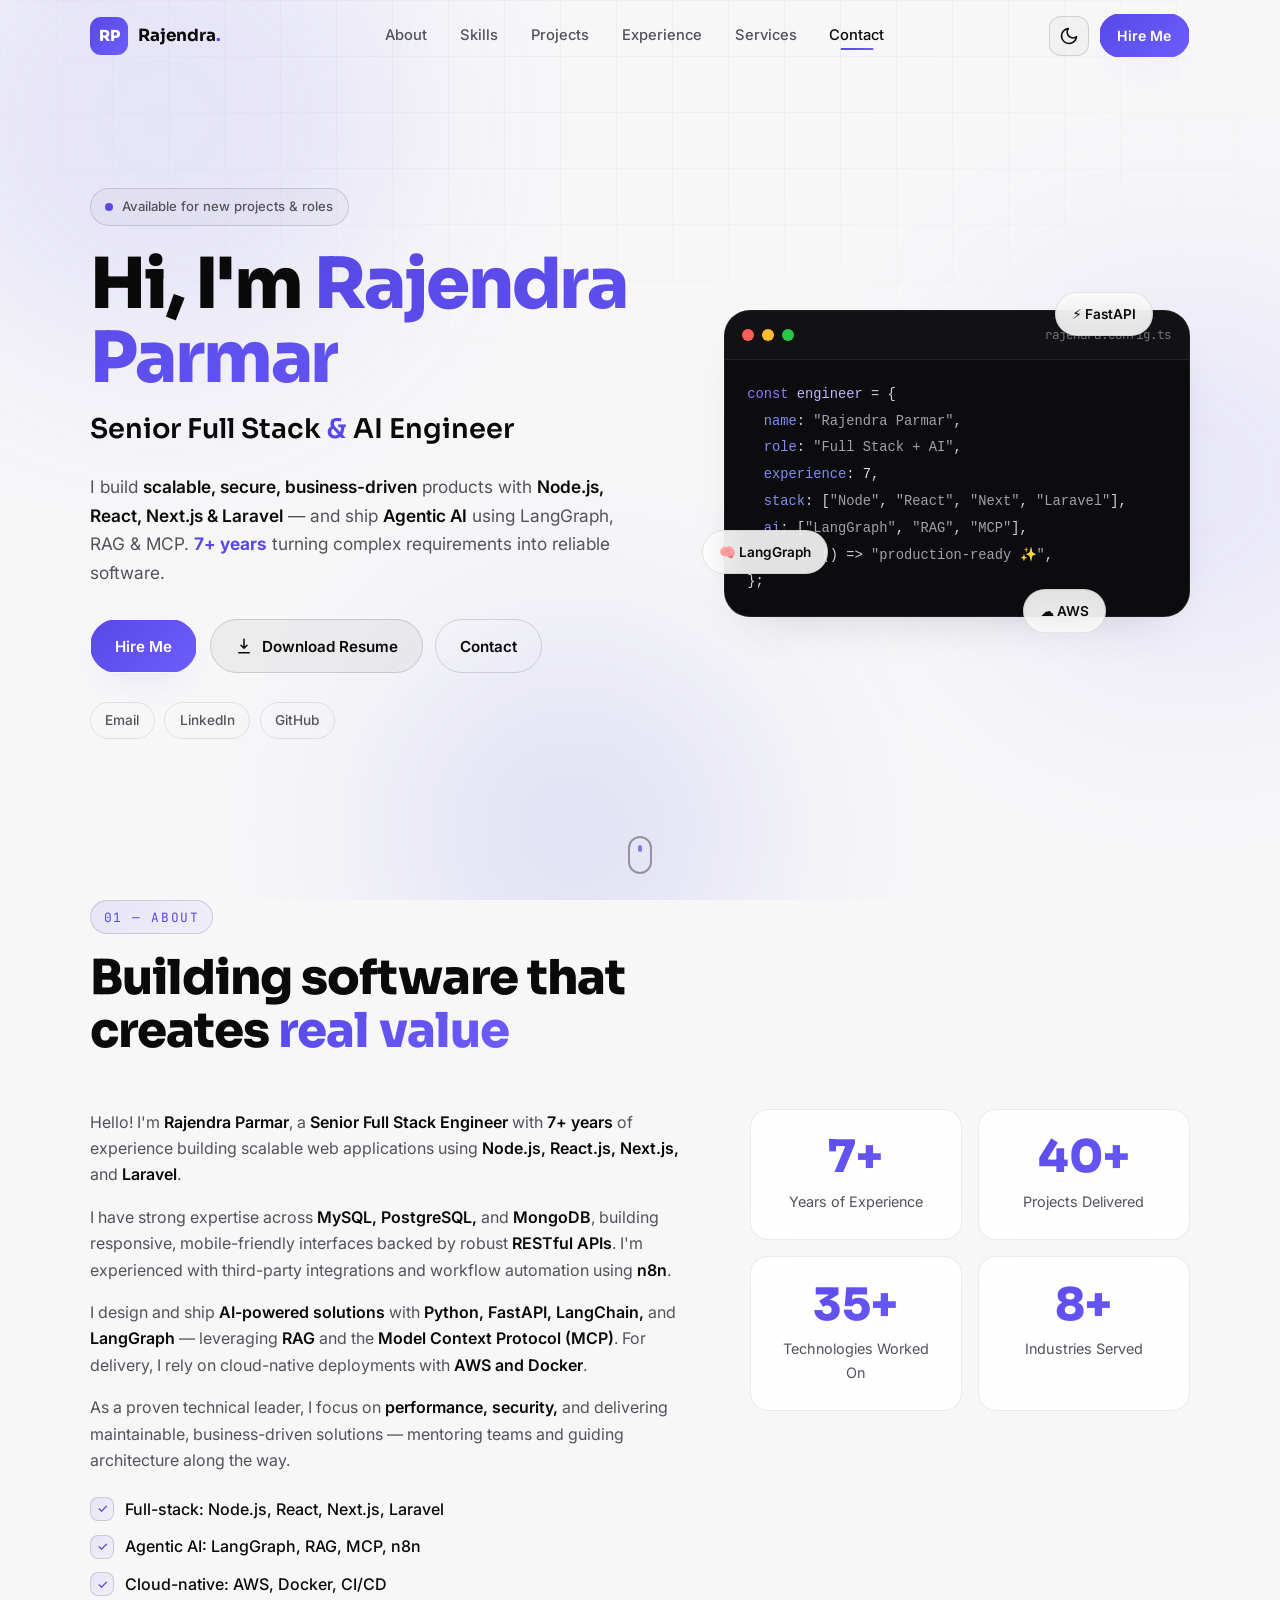
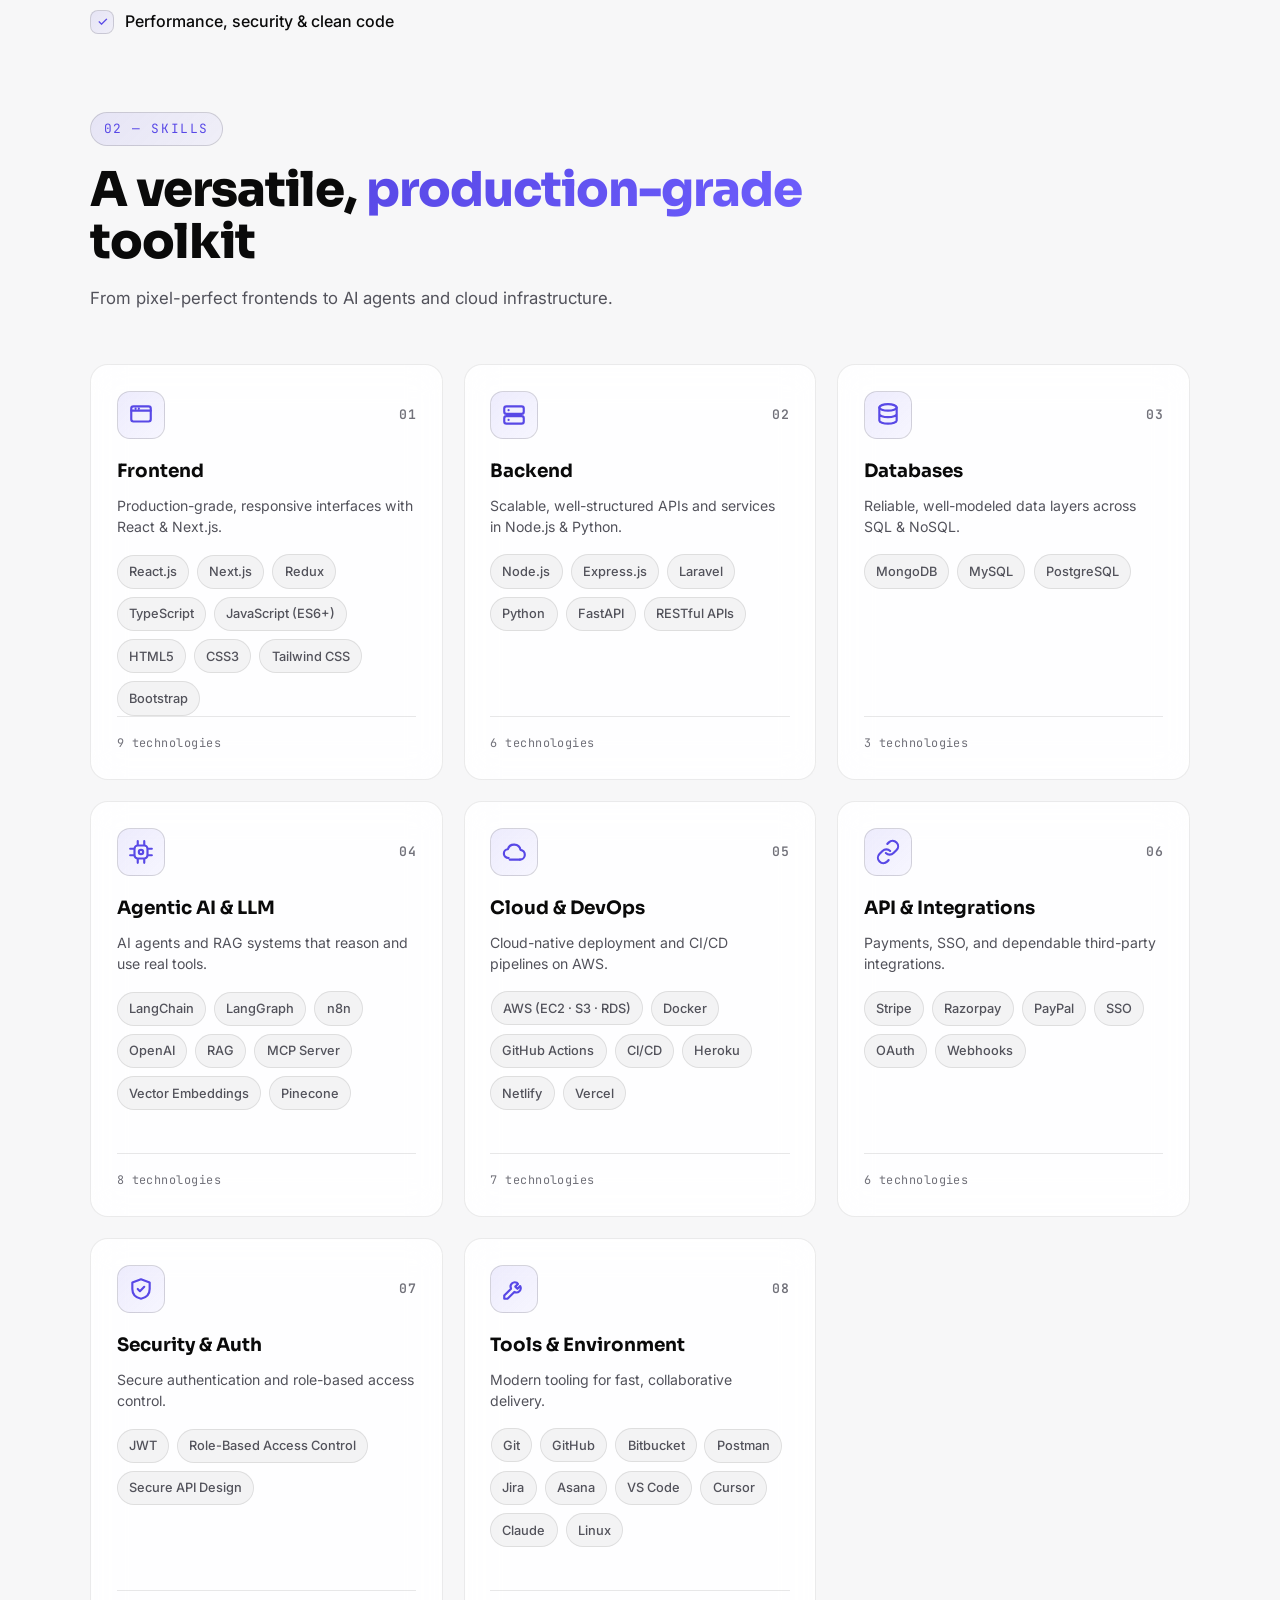
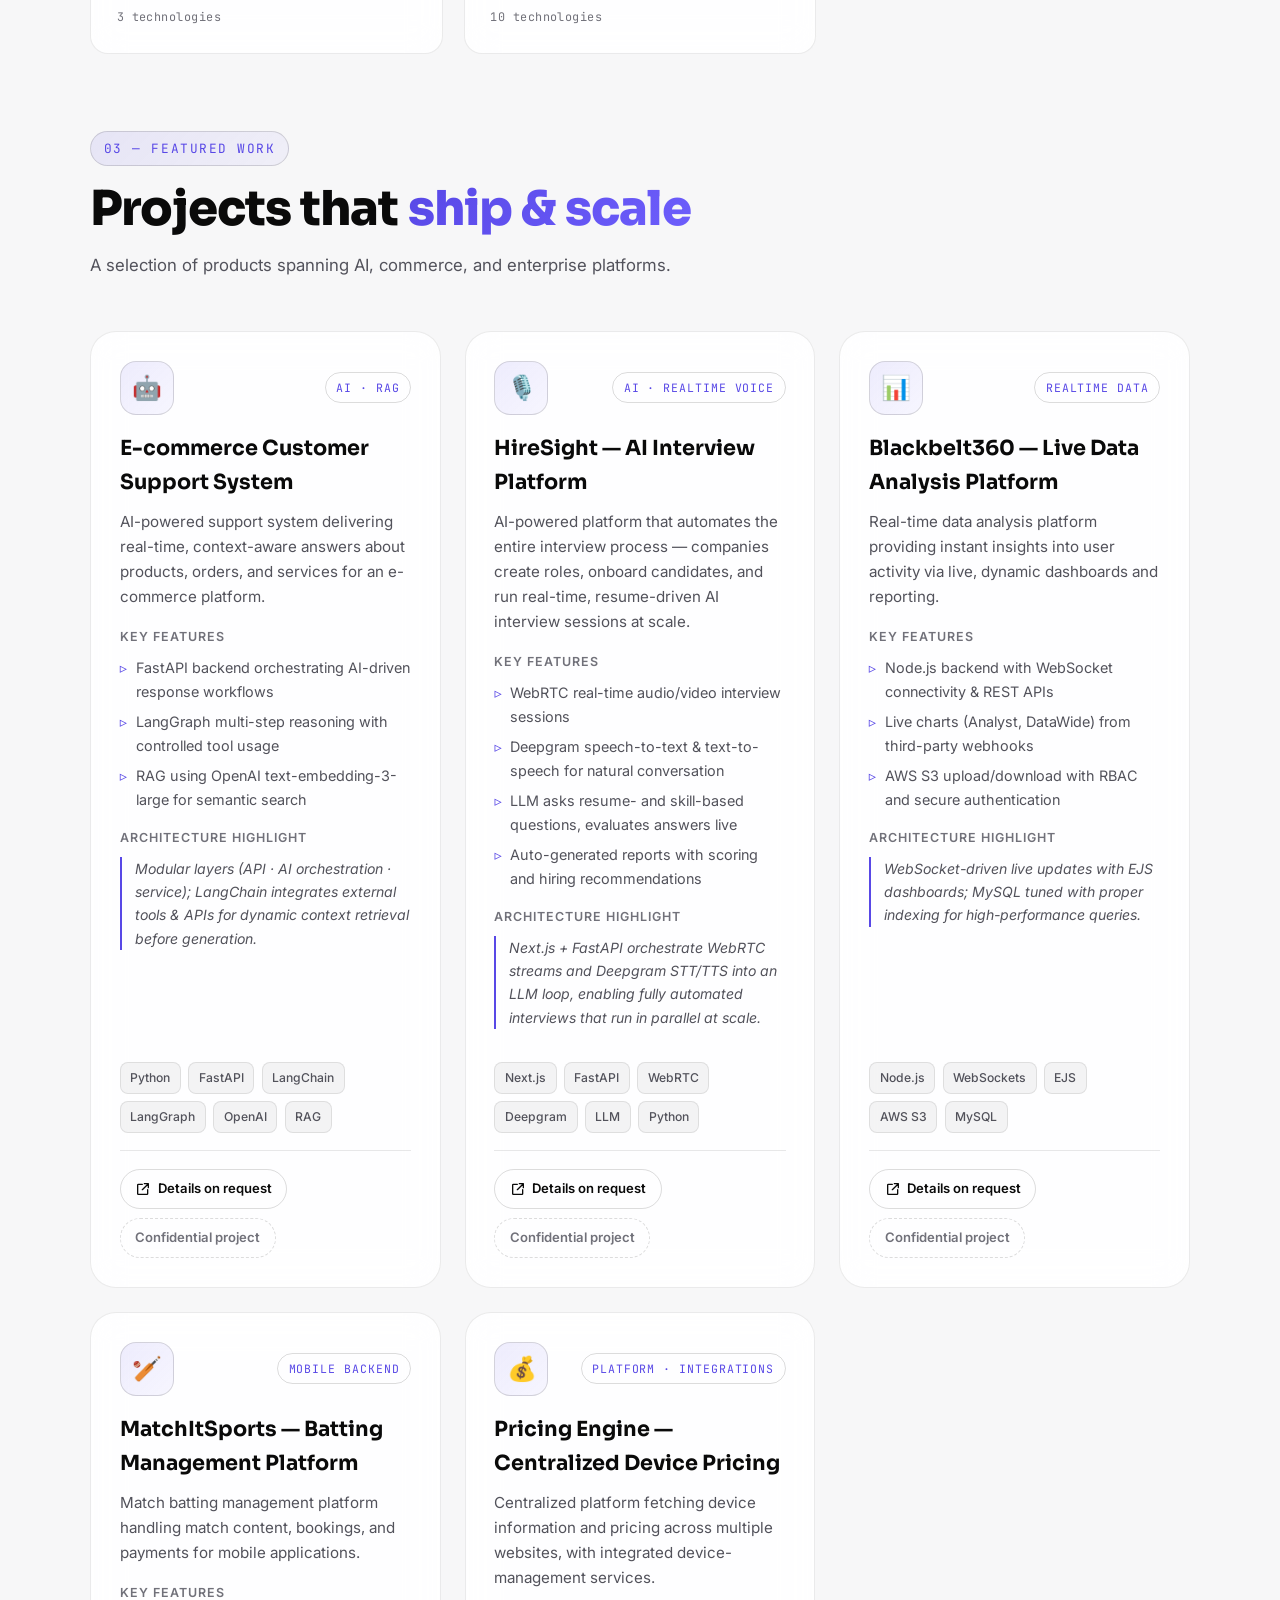
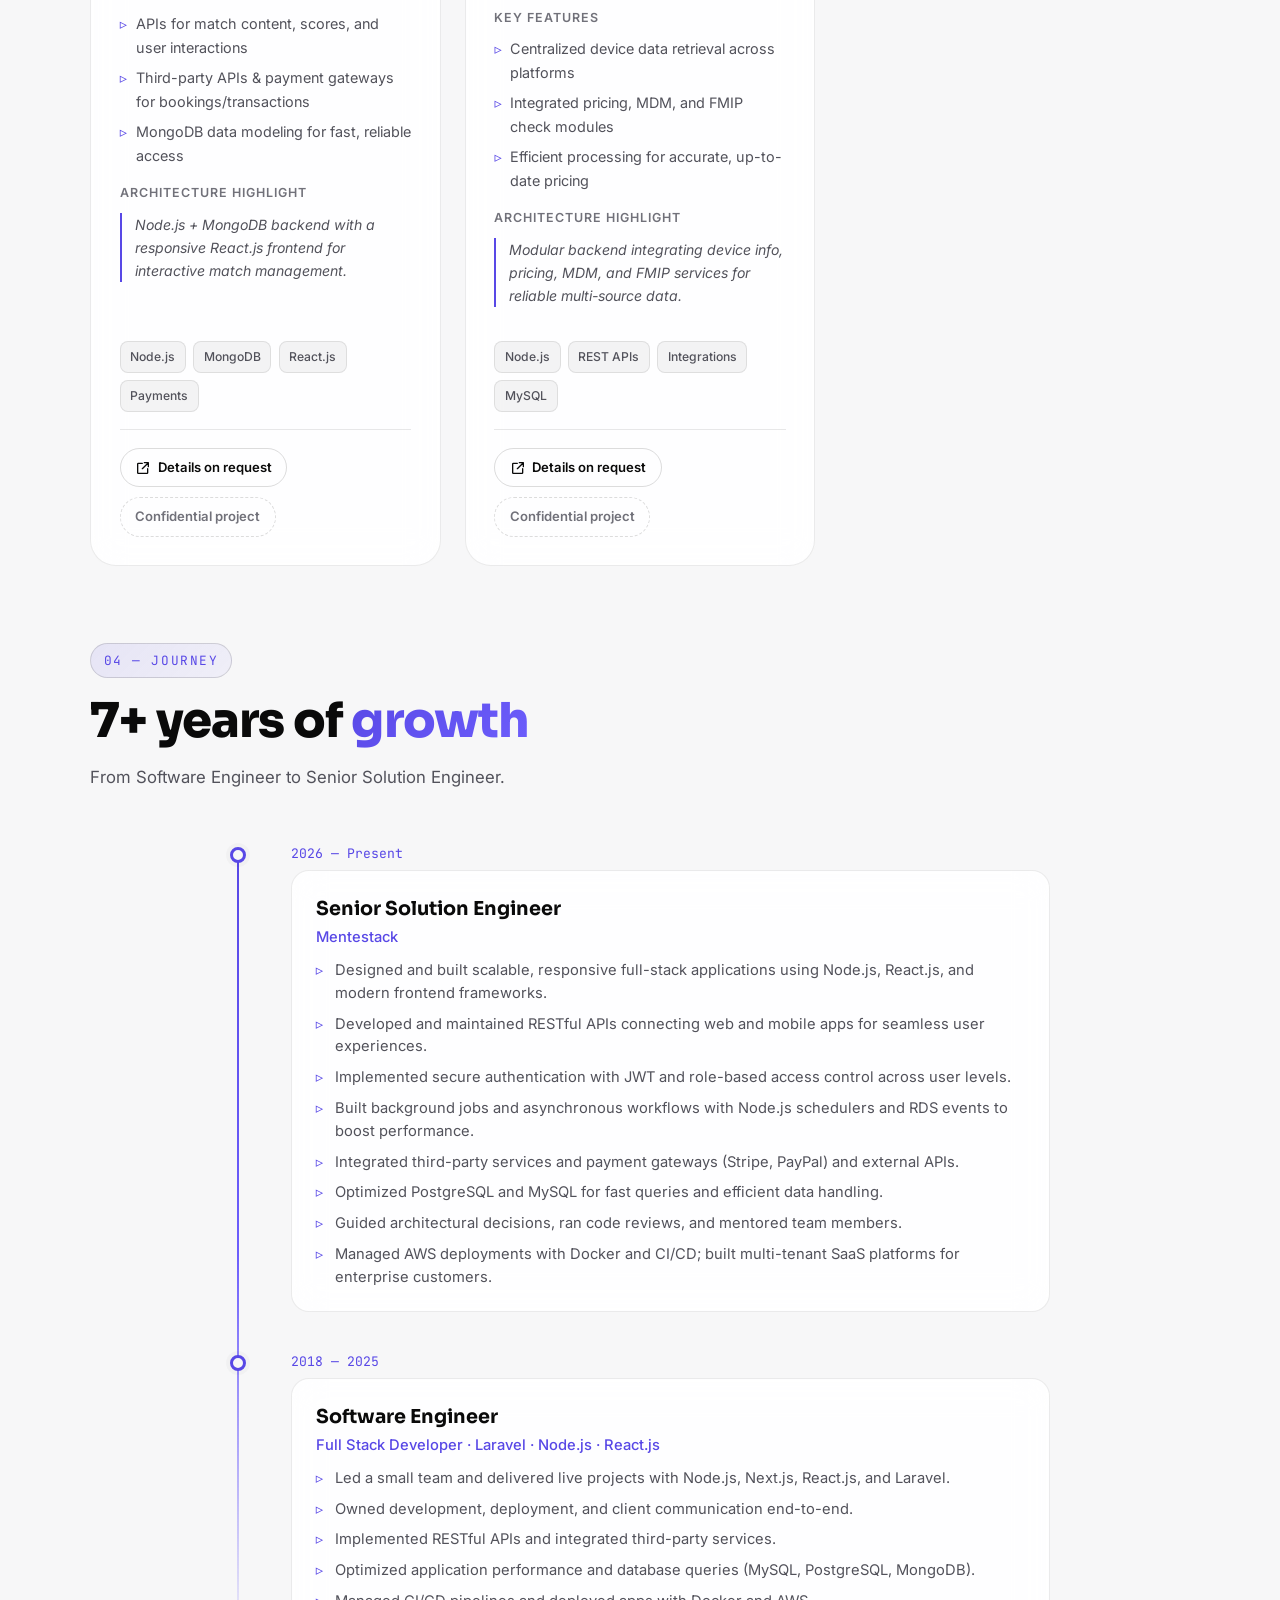
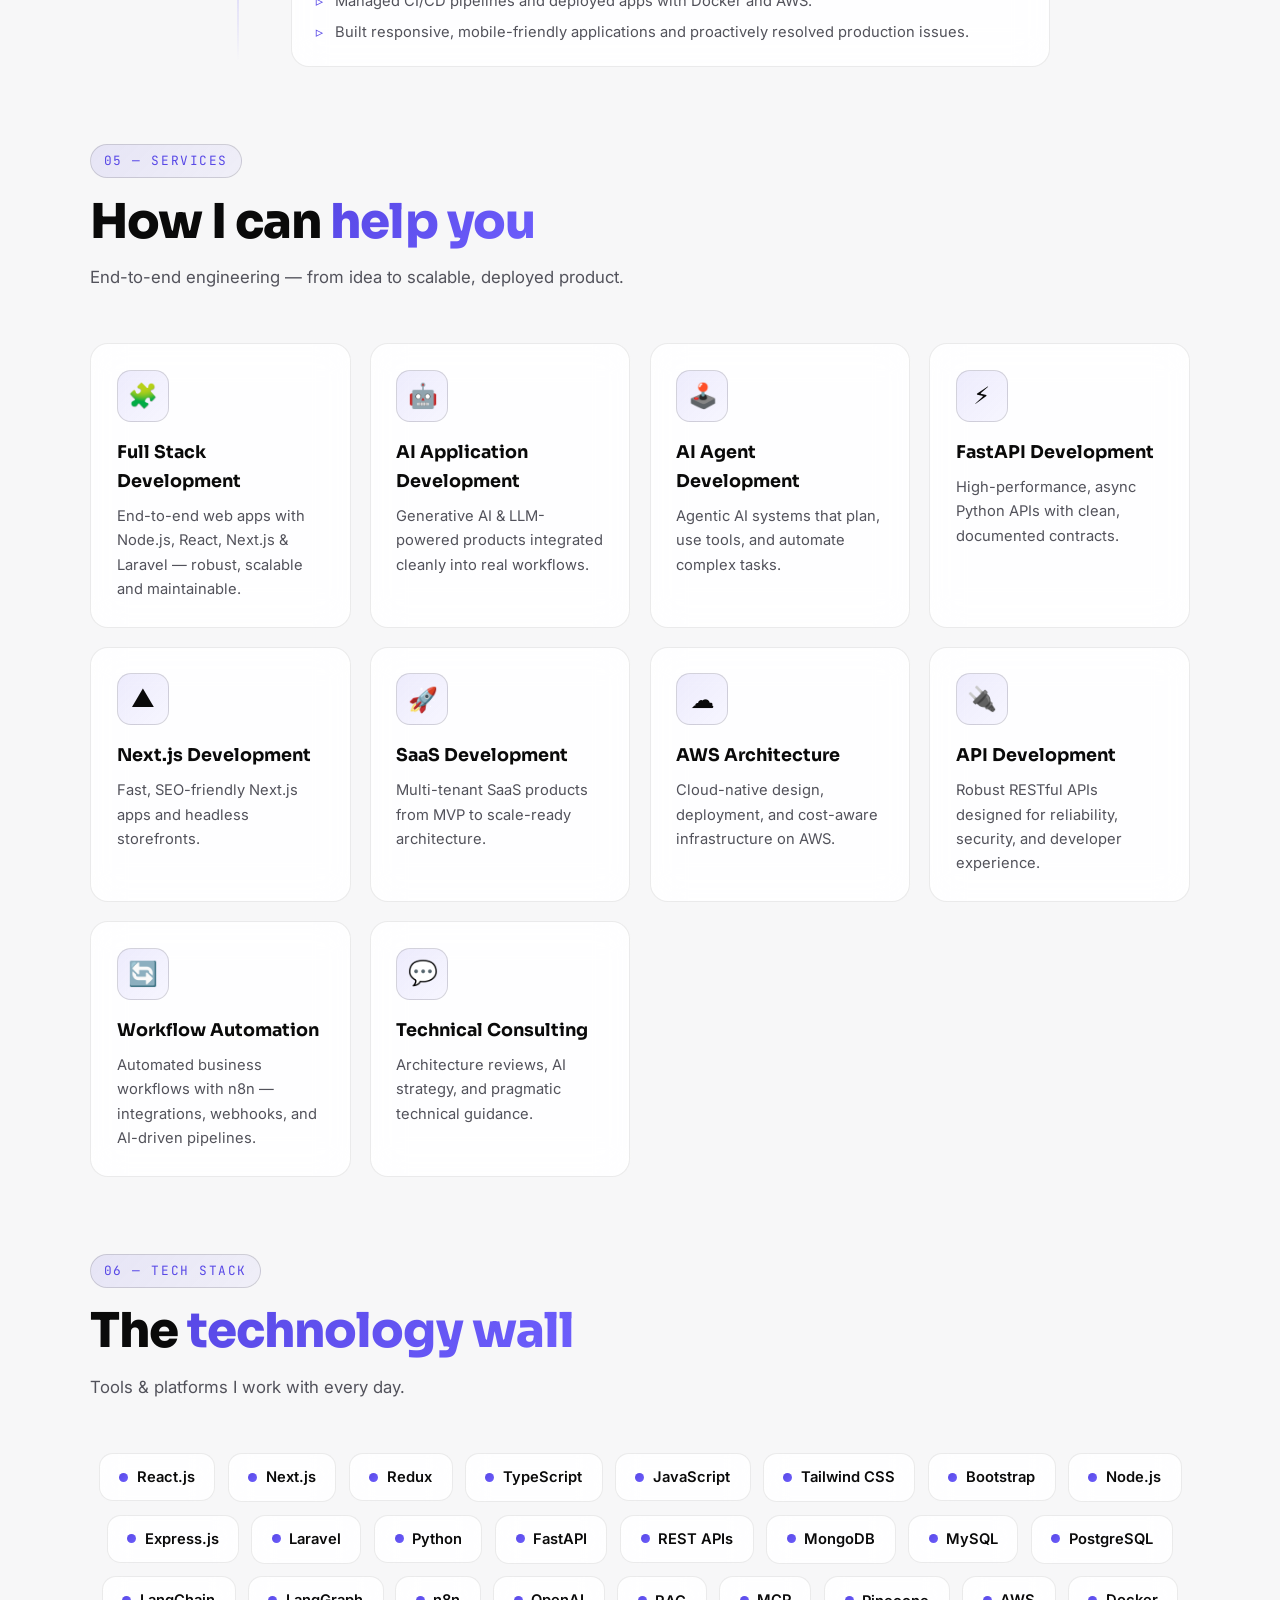
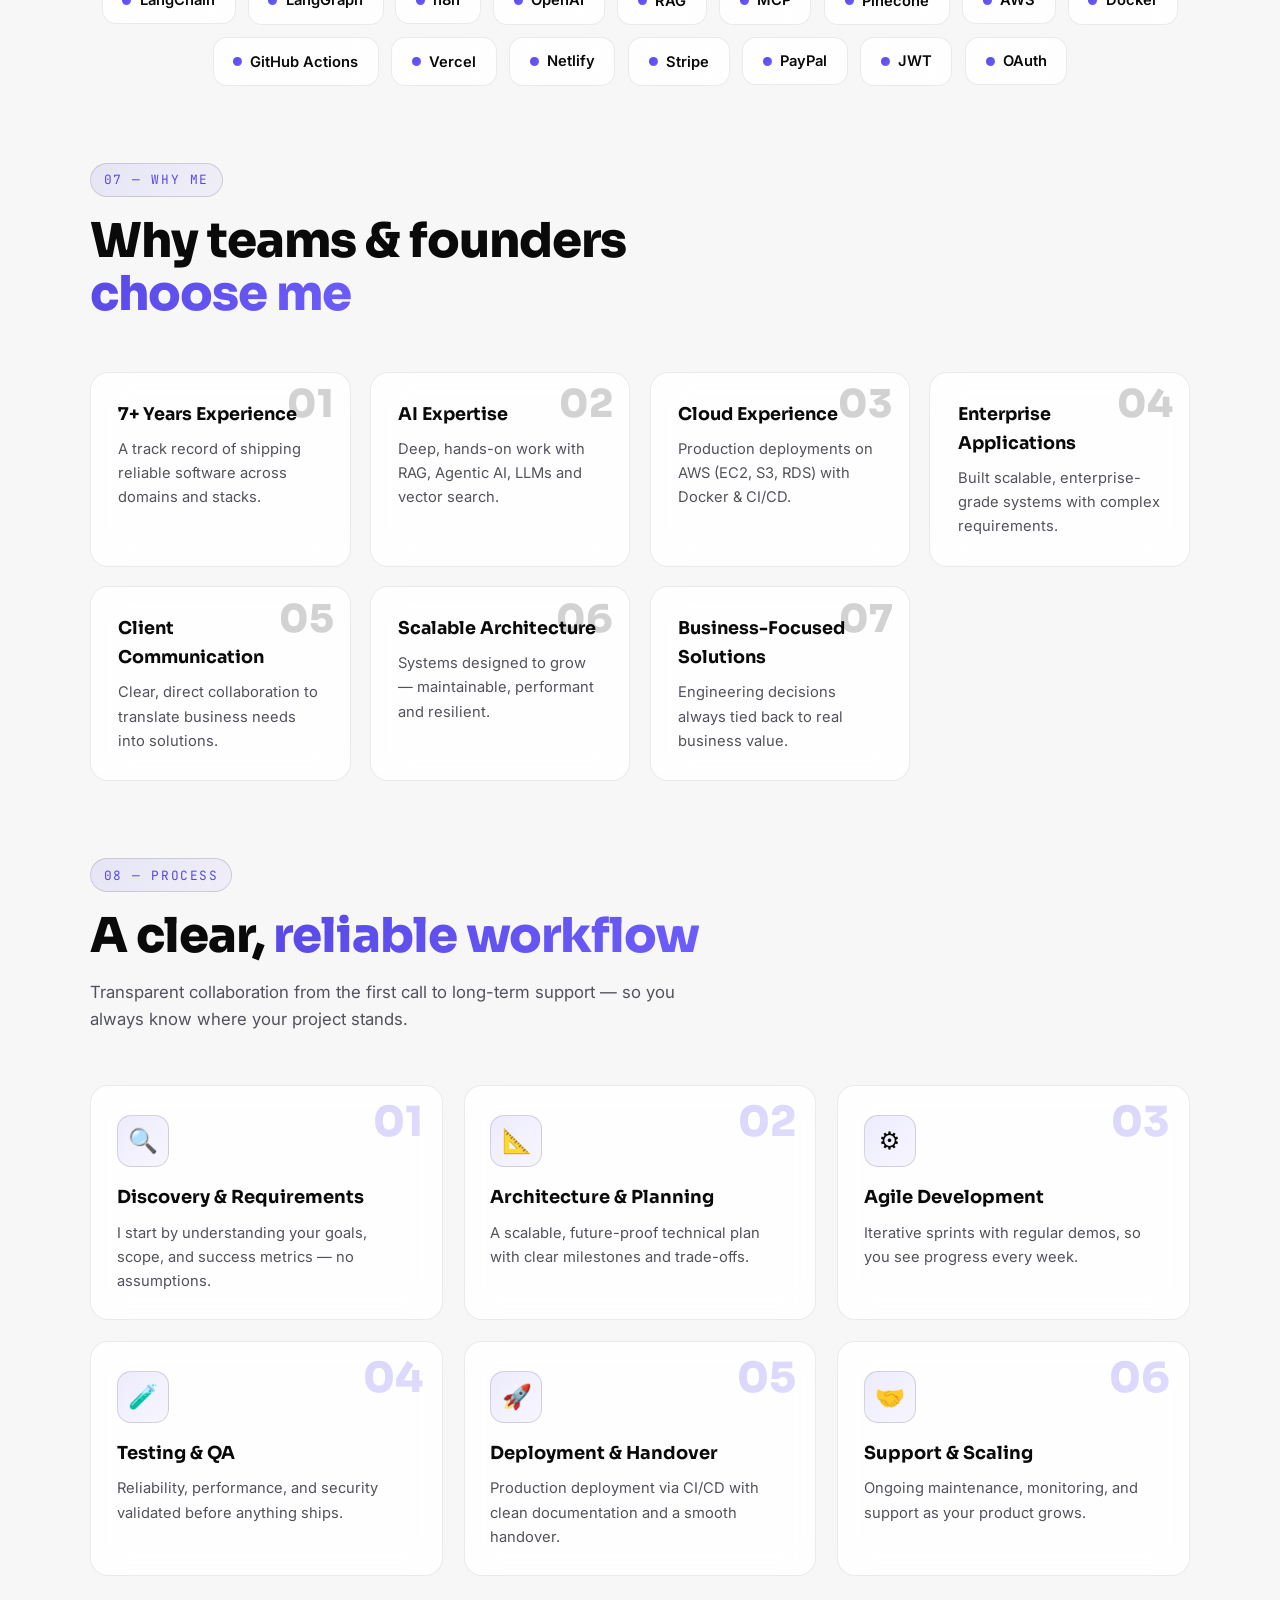
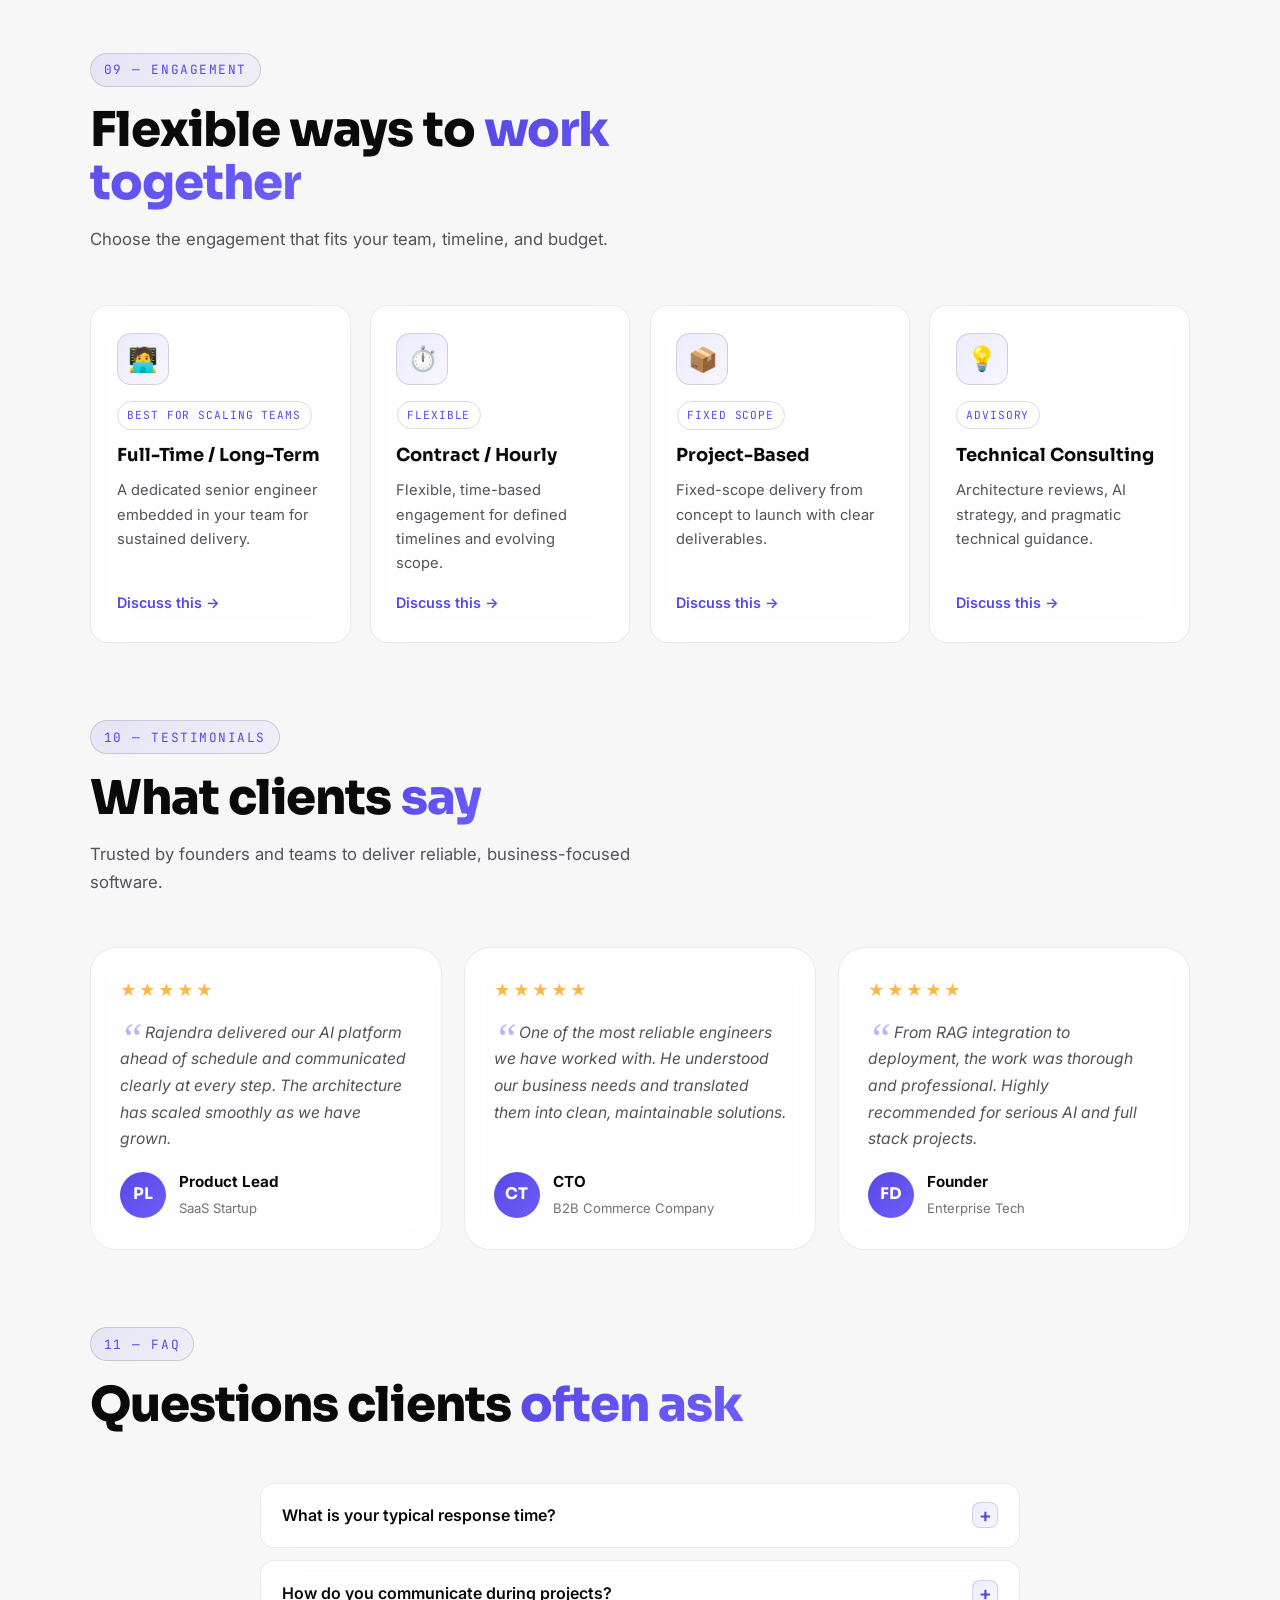
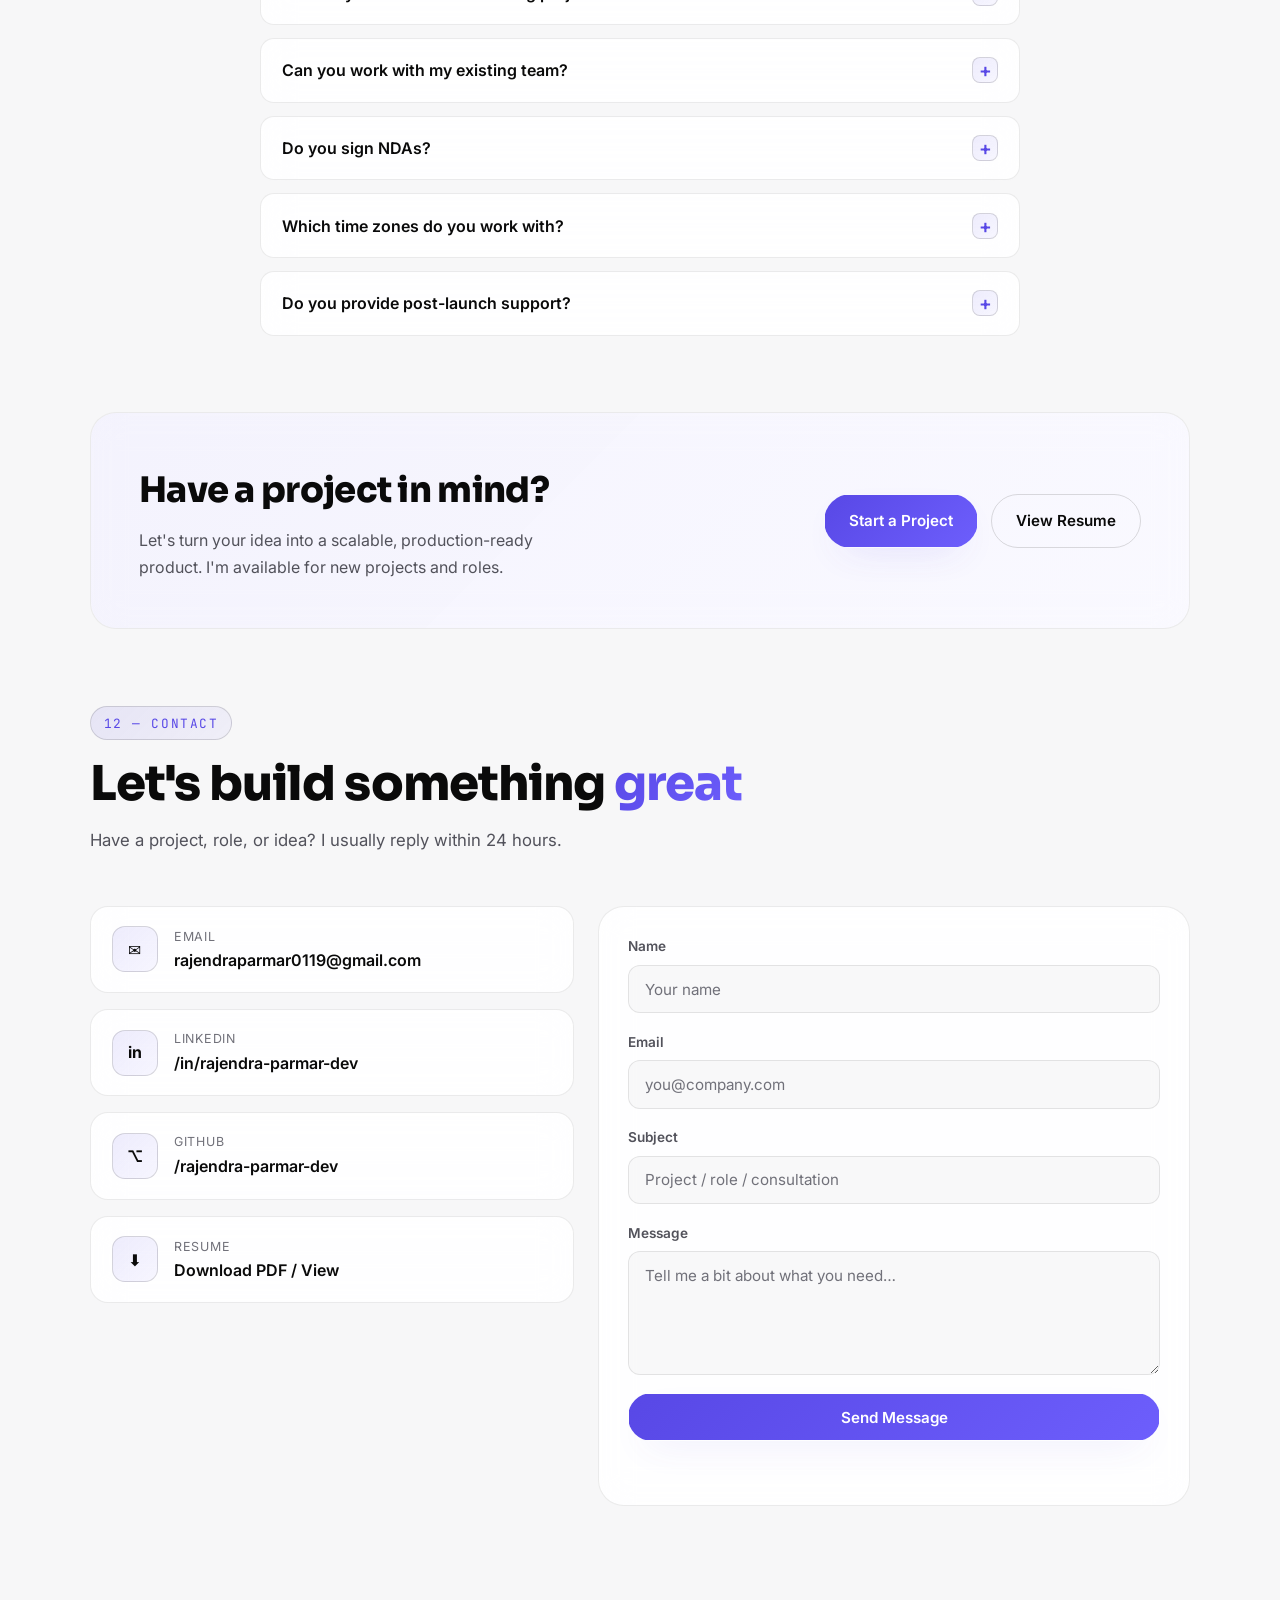
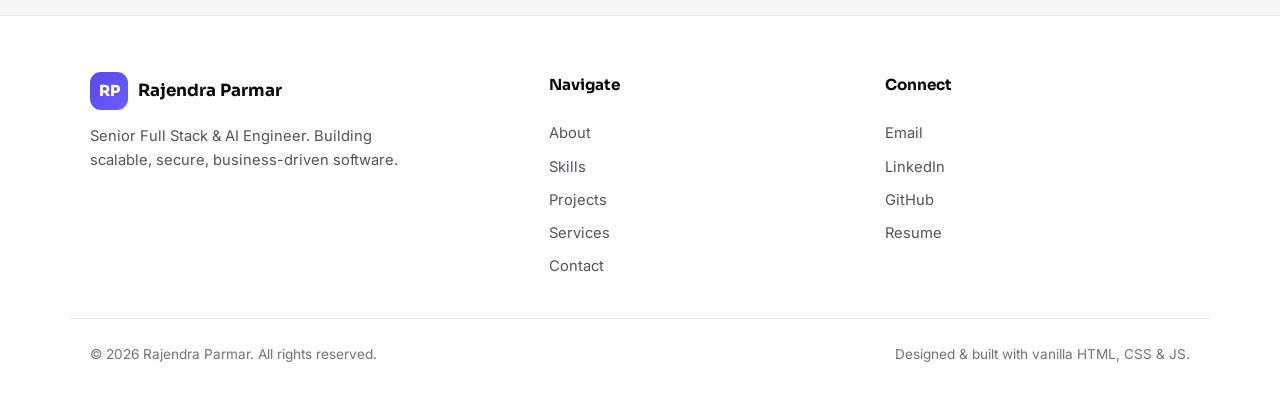
<file: index.html>
<!DOCTYPE html>
<html lang="en" data-theme="dark">
<head>
  <meta charset="UTF-8" />
  <meta name="viewport" content="width=device-width, initial-scale=1.0" />
  <meta name="theme-color" content="#0a0a0a" />

  <!-- Primary SEO -->
  <title>Rajendra Parmar — Senior Full Stack & AI Engineer</title>
  <meta name="description" content="Rajendra Parmar — Senior Full Stack & AI Engineer with 7+ years building scalable apps with Node.js, React, Next.js & Laravel, plus Agentic AI (LangGraph, RAG, MCP, n8n) on AWS." />
  <meta name="author" content="Rajendra Parmar" />
  <meta name="keywords" content="Rajendra Parmar, Full Stack Engineer, AI Engineer, Node.js, React.js, Next.js, Laravel, FastAPI, LangChain, LangGraph, RAG, MCP, n8n, AWS, PostgreSQL, MongoDB, Solution Engineer" />
  <link rel="canonical" href="https://rajendra-parmar-dev.github.io/portfolio/" />

  <!-- Open Graph -->
  <meta property="og:type" content="website" />
  <meta property="og:title" content="Rajendra Parmar — Senior Full Stack & AI Engineer" />
  <meta property="og:description" content="7+ years building scalable full stack & AI-driven solutions. Node.js, React, Next.js, Laravel, LangGraph, RAG, MCP, AWS." />
  <meta property="og:url" content="https://rajendra-parmar-dev.github.io/portfolio/" />
  <!-- For best LinkedIn/Twitter support, export og-image.svg to a 1200x630 og-image.png and switch this to .png -->
  <meta property="og:image" content="https://rajendra-parmar-dev.github.io/portfolio/og-image.svg" />
  <meta property="og:image:width" content="1200" />
  <meta property="og:image:height" content="630" />
  <meta property="og:image:alt" content="Rajendra Parmar — Senior Full Stack & AI Engineer" />

  <!-- Twitter -->
  <meta name="twitter:card" content="summary_large_image" />
  <meta name="twitter:title" content="Rajendra Parmar — Senior Full Stack & AI Engineer" />
  <meta name="twitter:description" content="7+ years building scalable full stack & AI-driven solutions with Node.js, React, Next.js, Laravel & Agentic AI." />
  <meta name="twitter:image" content="https://rajendra-parmar-dev.github.io/portfolio/og-image.svg" />

  <!-- Favicon (inline SVG) -->
  <link rel="icon" href="data:image/svg+xml,<svg xmlns='http://www.w3.org/2000/svg' viewBox='0 0 100 100'><rect width='100' height='100' rx='22' fill='%236d5efc'/><text x='50' y='68' font-size='58' font-family='Arial' font-weight='bold' fill='white' text-anchor='middle'>R</text></svg>" />

  <!-- Fonts -->
  <link rel="preconnect" href="https://fonts.googleapis.com" />
  <link rel="preconnect" href="https://fonts.gstatic.com" crossorigin />
  <link rel="preload" as="style" href="https://fonts.googleapis.com/css2?family=Inter:wght@400;500;600;700;800;900&family=JetBrains+Mono:wght@400;500;700&family=Sora:wght@600;700;800&display=swap" />
  <link rel="stylesheet" href="https://fonts.googleapis.com/css2?family=Inter:wght@400;500;600;700;800;900&family=JetBrains+Mono:wght@400;500;700&family=Sora:wght@600;700;800&display=swap" media="print" onload="this.media='all'" />
  <noscript><link rel="stylesheet" href="https://fonts.googleapis.com/css2?family=Inter:wght@400;500;600;700;800;900&family=JetBrains+Mono:wght@400;500;700&family=Sora:wght@600;700;800&display=swap" /></noscript>

  <link rel="stylesheet" href="styles.css" />

  <!-- Structured data for SEO -->
  <script type="application/ld+json">
  {
    "@context": "https://schema.org",
    "@type": "Person",
    "name": "Rajendra Parmar",
    "jobTitle": "Senior Full Stack & AI Engineer",
    "description": "Senior Full Stack & AI Engineer with 7+ years of experience building scalable web and AI-powered applications.",
    "knowsAbout": ["Full Stack Development","Node.js","React.js","Next.js","Laravel","Python","FastAPI","LangChain","LangGraph","RAG","Model Context Protocol","n8n","AWS","Docker","PostgreSQL","MongoDB","Agentic AI"],
    "url": "https://rajendra-parmar-dev.github.io/portfolio/"
  }
  </script>
</head>

<body>
  <a href="#main" class="skip-link">Skip to content</a>

  <!-- ===== Loader ===== -->
  <div class="loader" id="loader" aria-hidden="true">
    <div class="loader__inner">
      <div class="loader__ring"></div>
      <div class="loader__mono">RP</div>
    </div>
  </div>

  <!-- ===== Scroll progress bar ===== -->
  <div class="scroll-progress" id="scrollProgress"></div>

  <!-- ===== Animated background ===== -->
  <div class="bg-aurora" aria-hidden="true">
    <span class="blob blob--1"></span>
    <span class="blob blob--2"></span>
    <span class="blob blob--3"></span>
    <div class="bg-grid"></div>
  </div>

  <!-- ===== Navbar ===== -->
  <header class="nav" id="nav">
    <div class="container nav__inner">
      <a href="#hero" class="nav__brand">
        <span class="nav__logo">RP</span>
        <span class="nav__name">Rajendra<span class="accent">.</span></span>
      </a>

      <nav class="nav__links" id="navLinks" aria-label="Primary">
        <a href="#about" class="nav__link">About</a>
        <a href="#skills" class="nav__link">Skills</a>
        <a href="#projects" class="nav__link">Projects</a>
        <a href="#experience" class="nav__link">Experience</a>
        <a href="#services" class="nav__link">Services</a>
        <a href="#contact" class="nav__link">Contact</a>
      </nav>

      <div class="nav__actions">
        <button class="theme-toggle" id="themeToggle" aria-label="Toggle color theme" title="Toggle theme">
          <svg class="icon-sun" viewBox="0 0 24 24" width="20" height="20"><circle cx="12" cy="12" r="4"/><path d="M12 2v2M12 20v2M2 12h2M20 12h2M4.9 4.9l1.4 1.4M17.7 17.7l1.4 1.4M4.9 19.1l1.4-1.4M17.7 6.3l1.4-1.4"/></svg>
          <svg class="icon-moon" viewBox="0 0 24 24" width="20" height="20"><path d="M21 12.8A9 9 0 1 1 11.2 3a7 7 0 0 0 9.8 9.8z"/></svg>
        </button>
        <a href="#contact" class="btn btn--primary btn--sm nav__cta">Hire Me</a>
        <button class="nav__burger" id="navBurger" aria-label="Open menu" aria-expanded="false">
          <span></span><span></span><span></span>
        </button>
      </div>
    </div>
  </header>

  <main id="main">
    <!-- ===== Hero ===== -->
    <section class="hero section" id="hero">
      <div class="container hero__inner">
        <div class="hero__content reveal">
          <span class="badge"><span class="badge__dot"></span> Available for new projects & roles</span>
          <h1 class="hero__title">
            Hi, I'm <span class="gradient-text">Rajendra Parmar</span>
          </h1>
          <h2 class="hero__subtitle">Senior Full Stack <span class="accent">&amp;</span> AI Engineer</h2>
          <p class="hero__tagline">
            I build <strong>scalable, secure, business-driven</strong> products with
            <strong>Node.js, React, Next.js &amp; Laravel</strong> — and ship
            <strong>Agentic AI</strong> using LangGraph, RAG &amp; MCP.
            <span class="hero__exp">7+ years</span> turning complex requirements into reliable software.
          </p>

          <div class="hero__actions">
            <a href="#contact" class="btn btn--primary">Hire Me</a>
            <a href="resume.html" target="_blank" rel="noopener" class="btn btn--ghost" download>
              <svg viewBox="0 0 24 24" width="18" height="18"><path d="M12 3v12m0 0l-4-4m4 4l4-4M5 21h14"/></svg>
              Download Resume
            </a>
            <a href="#contact" class="btn btn--outline">Contact</a>
          </div>

          <div class="hero__socials">
            <a href="mailto:rajendraparmar0119@gmail.com" class="social-pill" aria-label="Email">Email</a>
            <a href="https://www.linkedin.com/in/rajendra-parmar-dev/" target="_blank" rel="noopener" class="social-pill">LinkedIn</a>
            <a href="https://github.com/rajendra-parmar-dev" target="_blank" rel="noopener" class="social-pill">GitHub</a>
          </div>
        </div>

        <div class="hero__visual reveal" data-delay="120">
          <div class="code-card glass tilt">
            <div class="code-card__bar">
              <span></span><span></span><span></span>
              <em>rajendra.config.ts</em>
            </div>
            <pre class="code-card__body"><code><span class="c-key">const</span> <span class="c-var">engineer</span> = {
  <span class="c-prop">name</span>: <span class="c-str">"Rajendra Parmar"</span>,
  <span class="c-prop">role</span>: <span class="c-str">"Full Stack + AI"</span>,
  <span class="c-prop">experience</span>: <span class="c-num">7</span>,
  <span class="c-prop">stack</span>: [<span class="c-str">"Node"</span>, <span class="c-str">"React"</span>, <span class="c-str">"Next"</span>, <span class="c-str">"Laravel"</span>],
  <span class="c-prop">ai</span>: [<span class="c-str">"LangGraph"</span>, <span class="c-str">"RAG"</span>, <span class="c-str">"MCP"</span>],
  <span class="c-prop">ships</span>: () => <span class="c-str">"production-ready ✨"</span>,
};</code></pre>
          </div>
          <div class="floating-chip chip--1 glass">⚡ FastAPI</div>
          <div class="floating-chip chip--2 glass">🧠 LangGraph</div>
          <div class="floating-chip chip--3 glass">☁️ AWS</div>
        </div>
      </div>

      <a href="#about" class="scroll-cue" aria-label="Scroll down">
        <span class="scroll-cue__mouse"><span></span></span>
      </a>
    </section>

    <!-- ===== About ===== -->
    <section class="section" id="about">
      <div class="container">
        <div class="section__head reveal">
          <span class="eyebrow">01 — About</span>
          <h2 class="section__title">Building software that creates <span class="gradient-text">real value</span></h2>
        </div>

        <div class="about__grid">
          <div class="about__text reveal">
            <p>Hello! I'm <strong>Rajendra Parmar</strong>, a <strong>Senior Full Stack Engineer</strong> with <strong>7+ years</strong> of experience building scalable web applications using <strong>Node.js, React.js, Next.js,</strong> and <strong>Laravel</strong>.</p>
            <p>I have strong expertise across <strong>MySQL, PostgreSQL,</strong> and <strong>MongoDB</strong>, building responsive, mobile-friendly interfaces backed by robust <strong>RESTful APIs</strong>. I'm experienced with third-party integrations and workflow automation using <strong>n8n</strong>.</p>
            <p>I design and ship <strong>AI-powered solutions</strong> with <strong>Python, FastAPI, LangChain,</strong> and <strong>LangGraph</strong> — leveraging <strong>RAG</strong> and the <strong>Model Context Protocol (MCP)</strong>. For delivery, I rely on cloud-native deployments with <strong>AWS and Docker</strong>.</p>
            <p>As a proven technical leader, I focus on <strong>performance, security,</strong> and delivering maintainable, business-driven solutions — mentoring teams and guiding architecture along the way.</p>

            <ul class="about__list">
              <li><span>✓</span> Full-stack: Node.js, React, Next.js, Laravel</li>
              <li><span>✓</span> Agentic AI: LangGraph, RAG, MCP, n8n</li>
              <li><span>✓</span> Cloud-native: AWS, Docker, CI/CD</li>
              <li><span>✓</span> Performance, security &amp; clean code</li>
            </ul>
          </div>

          <div class="about__stats reveal" data-delay="120">
            <div class="stat glass">
              <div class="stat__num" data-count="7" data-suffix="+">0</div>
              <div class="stat__label">Years of Experience</div>
            </div>
            <div class="stat glass">
              <div class="stat__num" data-count="40" data-suffix="+">0</div>
              <div class="stat__label">Projects Delivered</div>
            </div>
            <div class="stat glass">
              <div class="stat__num" data-count="35" data-suffix="+">0</div>
              <div class="stat__label">Technologies Worked On</div>
            </div>
            <div class="stat glass">
              <div class="stat__num" data-count="8" data-suffix="+">0</div>
              <div class="stat__label">Industries Served</div>
            </div>
          </div>
        </div>
      </div>
    </section>

    <!-- ===== Skills ===== -->
    <section class="section" id="skills">
      <div class="container">
        <div class="section__head reveal">
          <span class="eyebrow">02 — Skills</span>
          <h2 class="section__title">A versatile, <span class="gradient-text">production-grade</span> toolkit</h2>
          <p class="section__sub">From pixel-perfect frontends to AI agents and cloud infrastructure.</p>
        </div>

        <div class="skills__grid" id="skillsGrid">
          <!-- cards injected by JS -->
        </div>
      </div>
    </section>

    <!-- ===== Projects ===== -->
    <section class="section" id="projects">
      <div class="container">
        <div class="section__head reveal">
          <span class="eyebrow">03 — Featured Work</span>
          <h2 class="section__title">Projects that <span class="gradient-text">ship &amp; scale</span></h2>
          <p class="section__sub">A selection of products spanning AI, commerce, and enterprise platforms.</p>
        </div>

        <div class="projects__grid" id="projectsGrid">
          <!-- cards injected by JS -->
        </div>
      </div>
    </section>

    <!-- ===== Experience ===== -->
    <section class="section" id="experience">
      <div class="container">
        <div class="section__head reveal">
          <span class="eyebrow">04 — Journey</span>
          <h2 class="section__title">7+ years of <span class="gradient-text">growth</span></h2>
          <p class="section__sub">From Software Engineer to Senior Solution Engineer.</p>
        </div>

        <div class="timeline" id="timeline">
          <!-- items injected by JS -->
        </div>
      </div>
    </section>

    <!-- ===== Services ===== -->
    <section class="section" id="services">
      <div class="container">
        <div class="section__head reveal">
          <span class="eyebrow">05 — Services</span>
          <h2 class="section__title">How I can <span class="gradient-text">help you</span></h2>
          <p class="section__sub">End-to-end engineering — from idea to scalable, deployed product.</p>
        </div>

        <div class="services__grid" id="servicesGrid">
          <!-- cards injected by JS -->
        </div>
      </div>
    </section>

    <!-- ===== Tech Stack Showcase ===== -->
    <section class="section" id="stack">
      <div class="container">
        <div class="section__head reveal">
          <span class="eyebrow">06 — Tech Stack</span>
          <h2 class="section__title">The <span class="gradient-text">technology wall</span></h2>
          <p class="section__sub">Tools &amp; platforms I work with every day.</p>
        </div>

        <div class="techwall" id="techwall">
          <!-- chips injected by JS -->
        </div>
      </div>
    </section>

    <!-- ===== Why Work With Me ===== -->
    <section class="section" id="why">
      <div class="container">
        <div class="section__head reveal">
          <span class="eyebrow">07 — Why Me</span>
          <h2 class="section__title">Why teams &amp; founders <span class="gradient-text">choose me</span></h2>
        </div>

        <div class="why__grid" id="whyGrid">
          <!-- cards injected by JS -->
        </div>
      </div>
    </section>

    <!-- ===== Process / How I Work ===== -->
    <section class="section" id="process">
      <div class="container">
        <div class="section__head reveal">
          <span class="eyebrow">08 — Process</span>
          <h2 class="section__title">A clear, <span class="gradient-text">reliable workflow</span></h2>
          <p class="section__sub">Transparent collaboration from the first call to long-term support — so you always know where your project stands.</p>
        </div>
        <div class="process__grid" id="processGrid"><!-- injected by JS --></div>
      </div>
    </section>

    <!-- ===== Engagement Models ===== -->
    <section class="section" id="engage">
      <div class="container">
        <div class="section__head reveal">
          <span class="eyebrow">09 — Engagement</span>
          <h2 class="section__title">Flexible ways to <span class="gradient-text">work together</span></h2>
          <p class="section__sub">Choose the engagement that fits your team, timeline, and budget.</p>
        </div>
        <div class="engage__grid" id="engageGrid"><!-- injected by JS --></div>
      </div>
    </section>

    <!-- ===== Testimonials =====
         NOTE: These are SAMPLE testimonials. Replace with real client quotes
         (and names, with permission) before sharing publicly. -->
    <section class="section" id="testimonials">
      <div class="container">
        <div class="section__head reveal">
          <span class="eyebrow">10 — Testimonials</span>
          <h2 class="section__title">What clients <span class="gradient-text">say</span></h2>
          <p class="section__sub">Trusted by founders and teams to deliver reliable, business-focused software.</p>
        </div>
        <div class="tst__grid" id="tstGrid"><!-- injected by JS --></div>
      </div>
    </section>

    <!-- ===== FAQ ===== -->
    <section class="section" id="faq">
      <div class="container">
        <div class="section__head reveal">
          <span class="eyebrow">11 — FAQ</span>
          <h2 class="section__title">Questions clients <span class="gradient-text">often ask</span></h2>
        </div>
        <div class="faq" id="faqList"><!-- injected by JS --></div>
      </div>
    </section>

    <!-- ===== CTA band ===== -->
    <section class="section cta-band">
      <div class="container">
        <div class="cta-band__inner glass reveal">
          <div class="cta-band__text">
            <h2>Have a project in mind?</h2>
            <p>Let's turn your idea into a scalable, production-ready product. I'm available for new projects and roles.</p>
          </div>
          <div class="cta-band__actions">
            <a href="#contact" class="btn btn--primary">Start a Project</a>
            <a href="resume.html" target="_blank" rel="noopener" class="btn btn--outline">View Resume</a>
          </div>
        </div>
      </div>
    </section>

    <!-- ===== Contact ===== -->
    <section class="section" id="contact">
      <div class="container">
        <div class="section__head reveal">
          <span class="eyebrow">12 — Contact</span>
          <h2 class="section__title">Let's build something <span class="gradient-text">great</span></h2>
          <p class="section__sub">Have a project, role, or idea? I usually reply within 24 hours.</p>
        </div>

        <div class="contact__grid">
          <div class="contact__info reveal">
            <a class="contact__card glass" href="mailto:rajendraparmar0119@gmail.com">
              <div class="contact__ico">✉️</div>
              <div>
                <span class="contact__k">Email</span>
                <span class="contact__v">rajendraparmar0119@gmail.com</span>
              </div>
            </a>
            <a class="contact__card glass" href="https://www.linkedin.com/in/rajendra-parmar-dev/" target="_blank" rel="noopener">
              <div class="contact__ico">in</div>
              <div>
                <span class="contact__k">LinkedIn</span>
                <span class="contact__v">/in/rajendra-parmar-dev</span>
              </div>
            </a>
            <a class="contact__card glass" href="https://github.com/rajendra-parmar-dev" target="_blank" rel="noopener">
              <div class="contact__ico">⌥</div>
              <div>
                <span class="contact__k">GitHub</span>
                <span class="contact__v">/rajendra-parmar-dev</span>
              </div>
            </a>
            <a class="contact__card glass" href="resume.html" target="_blank" rel="noopener">
              <div class="contact__ico">⬇</div>
              <div>
                <span class="contact__k">Resume</span>
                <span class="contact__v">Download PDF / View</span>
              </div>
            </a>
          </div>

          <form class="contact__form glass reveal" id="contactForm" data-delay="120" novalidate>
            <div class="field">
              <label for="cf-name">Name</label>
              <input type="text" id="cf-name" name="name" placeholder="Your name" required />
              <small class="field__err">Please enter your name.</small>
            </div>
            <div class="field">
              <label for="cf-email">Email</label>
              <input type="email" id="cf-email" name="email" placeholder="you@company.com" required />
              <small class="field__err">Please enter a valid email.</small>
            </div>
            <div class="field">
              <label for="cf-subject">Subject</label>
              <input type="text" id="cf-subject" name="subject" placeholder="Project / role / consultation" />
            </div>
            <div class="field">
              <label for="cf-message">Message</label>
              <textarea id="cf-message" name="message" rows="5" placeholder="Tell me a bit about what you need…" required></textarea>
              <small class="field__err">Please add a short message.</small>
            </div>
            <button type="submit" class="btn btn--primary btn--full">Send Message</button>
            <p class="form-note" id="formNote" role="status"></p>
          </form>
        </div>
      </div>
    </section>
  </main>

  <!-- ===== Footer ===== -->
  <footer class="footer">
    <div class="container footer__inner">
      <div class="footer__brand">
        <a href="#hero" class="nav__brand">
          <span class="nav__logo">RP</span>
          <span class="nav__name">Rajendra Parmar</span>
        </a>
        <p>Senior Full Stack &amp; AI Engineer. Building scalable, secure, business-driven software.</p>
      </div>

      <nav class="footer__nav" aria-label="Footer">
        <h4>Navigate</h4>
        <a href="#about">About</a>
        <a href="#skills">Skills</a>
        <a href="#projects">Projects</a>
        <a href="#services">Services</a>
        <a href="#contact">Contact</a>
      </nav>

      <div class="footer__social">
        <h4>Connect</h4>
        <a href="mailto:rajendraparmar0119@gmail.com">Email</a>
        <a href="https://www.linkedin.com/in/rajendra-parmar-dev/" target="_blank" rel="noopener">LinkedIn</a>
        <a href="https://github.com/rajendra-parmar-dev" target="_blank" rel="noopener">GitHub</a>
        <a href="resume.html" target="_blank" rel="noopener">Resume</a>
      </div>
    </div>
    <div class="footer__bottom container">
      <span>© <span id="year"></span> Rajendra Parmar. All rights reserved.</span>
      <span>Designed &amp; built with vanilla HTML, CSS &amp; JS.</span>
    </div>
  </footer>

  <a href="#hero" class="to-top" id="toTop" aria-label="Back to top">↑</a>

  <script src="script.js"></script>
</body>
</html>
</file>
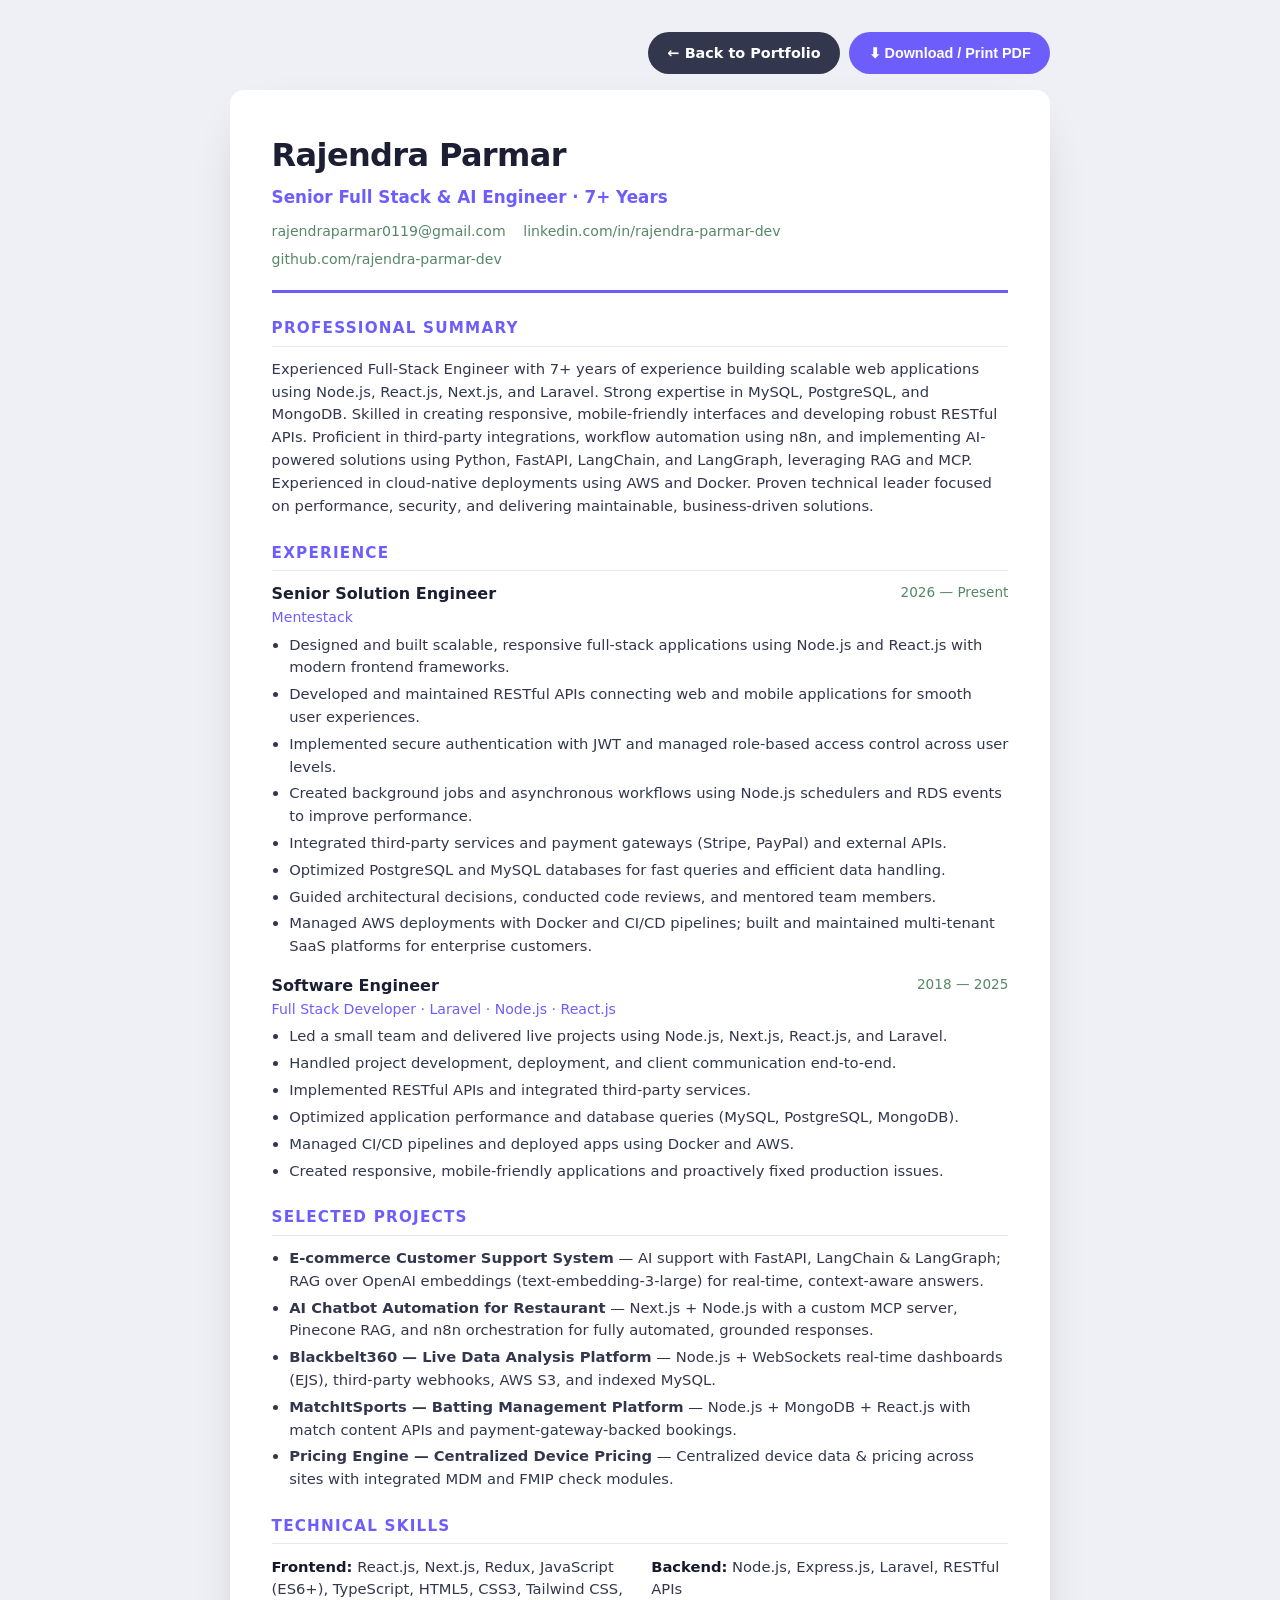
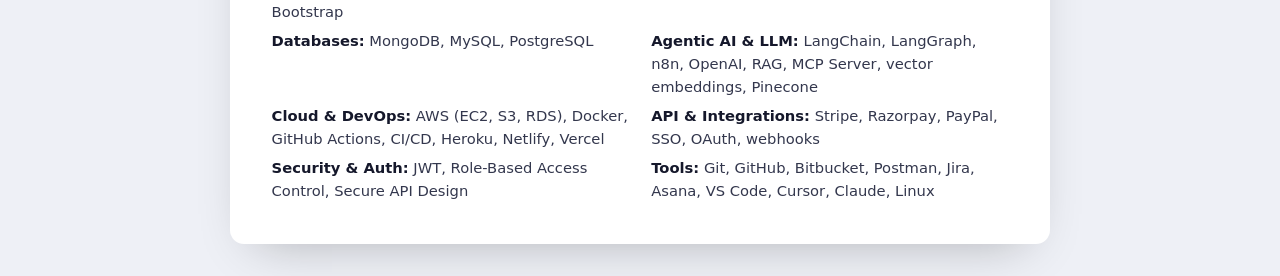
<file: resume.html>
<!DOCTYPE html>
<html lang="en">
<head>
  <meta charset="UTF-8" />
  <meta name="viewport" content="width=device-width, initial-scale=1.0" />
  <title>Rajendra Parmar — Resume</title>
  <meta name="description" content="Resume of Rajendra Parmar, Senior Full Stack & AI Engineer." />
  <style>
    :root { --ink:#15182b; --muted:#586; --brand:#6d5efc; --line:#e6e8f0; }
    * { box-sizing: border-box; margin: 0; padding: 0; }
    body { font-family: 'Inter', system-ui, Segoe UI, Roboto, Arial, sans-serif; color: #1c1f33; background: #eef0f6; line-height: 1.55; padding: 2rem 1rem; }
    .sheet { max-width: 820px; margin: 0 auto; background: #fff; padding: 2.6rem; border-radius: 14px; box-shadow: 0 20px 50px -25px rgba(0,0,0,.3); }
    .head { border-bottom: 3px solid var(--brand); padding-bottom: 1.2rem; margin-bottom: 1.4rem; }
    h1 { font-size: 2rem; letter-spacing: -.02em; }
    .role { color: var(--brand); font-weight: 600; font-size: 1.05rem; margin-top: .2rem; }
    .contact { margin-top: .7rem; font-size: .88rem; color: #586; display: flex; flex-wrap: wrap; gap: .4rem 1.1rem; }
    .contact a { color: #586; text-decoration: none; }
    h2 { font-size: .95rem; text-transform: uppercase; letter-spacing: .08em; color: var(--brand); margin: 1.5rem 0 .7rem; border-bottom: 1px solid var(--line); padding-bottom: .3rem; }
    p, li { font-size: .92rem; color: #33374d; }
    ul { margin: .3rem 0 .3rem 1.1rem; }
    li { margin-bottom: .25rem; }
    .job { margin-bottom: 1rem; }
    .job__top { display: flex; justify-content: space-between; flex-wrap: wrap; gap: .2rem; }
    .job__role { font-weight: 700; }
    .job__period { color: #586; font-size: .85rem; }
    .job__co { color: var(--brand); font-size: .88rem; font-weight: 500; margin-bottom: .25rem; }
    .skills-grid { display: grid; grid-template-columns: 1fr 1fr; gap: .4rem 1.4rem; }
    .skills-grid b { color: #15182b; }
    .actions { max-width: 820px; margin: 0 auto 1rem; display: flex; gap: .6rem; justify-content: flex-end; }
    .btn { background: var(--brand); color: #fff; border: none; padding: .6rem 1.2rem; border-radius: 100px; font-weight: 600; cursor: pointer; font-size: .9rem; text-decoration: none; }
    @media print {
      body { background: #fff; padding: 0; }
      .sheet { box-shadow: none; border-radius: 0; max-width: none; padding: 1.2rem; }
      .actions { display: none; }
    }
  </style>
</head>
<body>
  <div class="actions">
    <a href="index.html" class="btn" style="background:#33374d;">← Back to Portfolio</a>
    <button class="btn" onclick="window.print()">⬇ Download / Print PDF</button>
  </div>

  <div class="sheet">
    <header class="head">
      <h1>Rajendra Parmar</h1>
      <div class="role">Senior Full Stack &amp; AI Engineer · 7+ Years</div>
      <div class="contact">
        <a href="mailto:rajendraparmar0119@gmail.com">rajendraparmar0119@gmail.com</a>
        <a href="https://www.linkedin.com/in/rajendra-parmar-dev/" target="_blank" rel="noopener">linkedin.com/in/rajendra-parmar-dev</a>
        <a href="https://github.com/rajendra-parmar-dev" target="_blank" rel="noopener">github.com/rajendra-parmar-dev</a>
      </div>
    </header>

    <section>
      <h2>Professional Summary</h2>
      <p>Experienced Full-Stack Engineer with 7+ years of experience building scalable web applications using Node.js, React.js, Next.js, and Laravel. Strong expertise in MySQL, PostgreSQL, and MongoDB. Skilled in creating responsive, mobile-friendly interfaces and developing robust RESTful APIs. Proficient in third-party integrations, workflow automation using n8n, and implementing AI-powered solutions using Python, FastAPI, LangChain, and LangGraph, leveraging RAG and MCP. Experienced in cloud-native deployments using AWS and Docker. Proven technical leader focused on performance, security, and delivering maintainable, business-driven solutions.</p>
    </section>

    <section>
      <h2>Experience</h2>
      <div class="job">
        <div class="job__top"><span class="job__role">Senior Solution Engineer</span><span class="job__period">2026 — Present</span></div>
        <div class="job__co">Mentestack</div>
        <ul>
          <li>Designed and built scalable, responsive full-stack applications using Node.js and React.js with modern frontend frameworks.</li>
          <li>Developed and maintained RESTful APIs connecting web and mobile applications for smooth user experiences.</li>
          <li>Implemented secure authentication with JWT and managed role-based access control across user levels.</li>
          <li>Created background jobs and asynchronous workflows using Node.js schedulers and RDS events to improve performance.</li>
          <li>Integrated third-party services and payment gateways (Stripe, PayPal) and external APIs.</li>
          <li>Optimized PostgreSQL and MySQL databases for fast queries and efficient data handling.</li>
          <li>Guided architectural decisions, conducted code reviews, and mentored team members.</li>
          <li>Managed AWS deployments with Docker and CI/CD pipelines; built and maintained multi-tenant SaaS platforms for enterprise customers.</li>
        </ul>
      </div>
      <div class="job">
        <div class="job__top"><span class="job__role">Software Engineer</span><span class="job__period">2018 — 2025</span></div>
        <div class="job__co">Full Stack Developer · Laravel · Node.js · React.js</div>
        <ul>
          <li>Led a small team and delivered live projects using Node.js, Next.js, React.js, and Laravel.</li>
          <li>Handled project development, deployment, and client communication end-to-end.</li>
          <li>Implemented RESTful APIs and integrated third-party services.</li>
          <li>Optimized application performance and database queries (MySQL, PostgreSQL, MongoDB).</li>
          <li>Managed CI/CD pipelines and deployed apps using Docker and AWS.</li>
          <li>Created responsive, mobile-friendly applications and proactively fixed production issues.</li>
        </ul>
      </div>
    </section>

    <section>
      <h2>Selected Projects</h2>
      <ul>
        <li><b>E-commerce Customer Support System</b> — AI support with FastAPI, LangChain &amp; LangGraph; RAG over OpenAI embeddings (text-embedding-3-large) for real-time, context-aware answers.</li>
        <li><b>AI Chatbot Automation for Restaurant</b> — Next.js + Node.js with a custom MCP server, Pinecone RAG, and n8n orchestration for fully automated, grounded responses.</li>
        <li><b>Blackbelt360 — Live Data Analysis Platform</b> — Node.js + WebSockets real-time dashboards (EJS), third-party webhooks, AWS S3, and indexed MySQL.</li>
        <li><b>MatchItSports — Batting Management Platform</b> — Node.js + MongoDB + React.js with match content APIs and payment-gateway-backed bookings.</li>
        <li><b>Pricing Engine — Centralized Device Pricing</b> — Centralized device data &amp; pricing across sites with integrated MDM and FMIP check modules.</li>
      </ul>
    </section>

    <section>
      <h2>Technical Skills</h2>
      <div class="skills-grid">
        <p><b>Frontend:</b> React.js, Next.js, Redux, JavaScript (ES6+), TypeScript, HTML5, CSS3, Tailwind CSS, Bootstrap</p>
        <p><b>Backend:</b> Node.js, Express.js, Laravel, RESTful APIs</p>
        <p><b>Databases:</b> MongoDB, MySQL, PostgreSQL</p>
        <p><b>Agentic AI &amp; LLM:</b> LangChain, LangGraph, n8n, OpenAI, RAG, MCP Server, vector embeddings, Pinecone</p>
        <p><b>Cloud &amp; DevOps:</b> AWS (EC2, S3, RDS), Docker, GitHub Actions, CI/CD, Heroku, Netlify, Vercel</p>
        <p><b>API &amp; Integrations:</b> Stripe, Razorpay, PayPal, SSO, OAuth, webhooks</p>
        <p><b>Security &amp; Auth:</b> JWT, Role-Based Access Control, Secure API Design</p>
        <p><b>Tools:</b> Git, GitHub, Bitbucket, Postman, Jira, Asana, VS Code, Cursor, Claude, Linux</p>
      </div>
    </section>
  </div>
</body>
</html>
</file>
<file: styles.css>
/* =========================================================
   Rajendra Parmar — Portfolio
   Premium SaaS design · Dark/Light · Glassmorphism
   ========================================================= */

/* ---------- Design tokens ---------- */
:root {
  /* Minimal Mono + Accent — near-black neutrals, single indigo accent */
  --bg: #0a0a0a;
  --bg-soft: #0f0f10;
  --surface: rgba(255, 255, 255, 0.025);
  --surface-2: rgba(255, 255, 255, 0.045);
  --border: rgba(255, 255, 255, 0.08);
  --border-strong: rgba(255, 255, 255, 0.145);
  --text: #fafafa;
  --text-soft: #a1a1aa;
  --text-dim: #71717a;

  --brand: #6d5efc;
  --brand-2: #8b7dff;
  --brand-3: #6d5efc;
  --accent: #6d5efc;

  --grad: linear-gradient(135deg, #6d5efc 0%, #8b7dff 100%);
  --grad-soft: linear-gradient(135deg, rgba(109,94,252,.12), rgba(139,125,255,.06));

  --glass-bg: rgba(255, 255, 255, 0.03);
  --glass-brd: rgba(255, 255, 255, 0.08);
  --shadow: 0 16px 44px -24px rgba(0, 0, 0, 0.75);
  --shadow-brand: 0 14px 40px -18px rgba(109, 94, 252, 0.45);

  /* Radius scale */
  --radius-sm: 12px;
  --radius: 18px;
  --radius-lg: 26px;
  --radius-pill: 100px;

  /* Spacing scale (4px base) */
  --space-1: .5rem;
  --space-2: .75rem;
  --space-3: 1rem;
  --space-4: 1.5rem;
  --space-5: 2rem;
  --space-6: 3rem;
  --section-y: clamp(3.25rem, 6vw, 5.5rem);

  --maxw: 1240px;
  --nav-h: 72px;

  --font: 'Inter', system-ui, -apple-system, Segoe UI, Roboto, sans-serif;
  --font-display: 'Sora', 'Inter', sans-serif;
  --font-mono: 'JetBrains Mono', ui-monospace, monospace;

  --ease: cubic-bezier(.16, 1, .3, 1);
}

[data-theme="light"] {
  --bg: #f7f7f8;
  --bg-soft: #ffffff;
  --surface: rgba(10, 10, 10, 0.025);
  --surface-2: rgba(10, 10, 10, 0.045);
  --border: rgba(10, 10, 10, 0.09);
  --border-strong: rgba(10, 10, 10, 0.14);
  --text: #0a0a0a;
  --text-soft: #52525b;
  --text-dim: #71717a;

  /* Slightly deeper accent for AA contrast on white */
  --brand: #5848e6;
  --brand-2: #6d5efc;
  --brand-3: #5848e6;
  --accent: #5848e6;

  --grad: linear-gradient(135deg, #5848e6 0%, #6d5efc 100%);
  --grad-soft: linear-gradient(135deg, rgba(88,72,230,.10), rgba(109,94,252,.05));

  --glass-bg: rgba(255, 255, 255, 0.88);
  --glass-brd: rgba(10, 10, 10, 0.08);
  --shadow: 0 20px 50px -28px rgba(10, 10, 20, 0.20);
  --shadow-brand: 0 14px 38px -20px rgba(88, 72, 230, 0.30);
}

/* ---------- Reset ---------- */
*, *::before, *::after { box-sizing: border-box; margin: 0; padding: 0; }
html { scroll-behavior: smooth; scroll-padding-top: var(--nav-h); -webkit-text-size-adjust: 100%; }
body {
  font-family: var(--font);
  background: var(--bg);
  color: var(--text);
  line-height: 1.65;
  overflow-x: hidden;
  -webkit-font-smoothing: antialiased;
  transition: background .5s var(--ease), color .5s var(--ease);
}
img { max-width: 100%; display: block; }
a { color: inherit; text-decoration: none; }
button { font-family: inherit; border: none; background: none; color: inherit; }
/* Pointer cursor on every interactive element */
a[href], button, label[for], [role="button"], [tabindex]:not([tabindex="-1"]) { cursor: pointer; }
button:disabled, [aria-disabled="true"] { cursor: not-allowed; }
ul { list-style: none; }
svg { fill: none; stroke: currentColor; stroke-width: 2; stroke-linecap: round; stroke-linejoin: round; }
::selection { background: var(--brand); color: #fff; }

/* Visible keyboard focus everywhere (mouse users don't see it) */
:focus-visible { outline: 2px solid var(--brand); outline-offset: 3px; border-radius: 6px; }
:focus:not(:focus-visible) { outline: none; }

/* Lock scroll when mobile menu is open */
body.no-scroll { overflow: hidden; }

/* Skip to content (a11y) */
.skip-link {
  position: fixed; top: 10px; left: 10px; z-index: 1100;
  padding: .6rem 1rem; border-radius: 10px; font-weight: 600; font-size: .9rem;
  background: var(--grad); color: #fff; box-shadow: var(--shadow-brand);
  transform: translateY(-150%); transition: transform .25s var(--ease);
}
.skip-link:focus { transform: translateY(0); }

/* ---------- Layout helpers ---------- */
/* Fixed-width, breakpoint-stepped container for a structured, consistent layout */
.container { width: 100%; padding-inline: 1.25rem; margin-inline: auto; }
@media (min-width: 576px)  { .container { max-width: 540px; } }
@media (min-width: 768px)  { .container { max-width: 720px; } }
@media (min-width: 992px)  { .container { max-width: 960px; } }
@media (min-width: 1200px) { .container { max-width: 1140px; } }
@media (min-width: 1400px) { .container { max-width: 1240px; } }
.section { padding: var(--section-y) 0; position: relative; }
/* Collapse doubled spacing: adjacent sections share a single rhythm, not top+bottom stacked */
.section + .section { padding-top: 0; }
.accent { color: var(--brand); }
.gradient-text {
  background: var(--grad);
  -webkit-background-clip: text; background-clip: text;
  -webkit-text-fill-color: transparent; color: transparent;
}

.section__head { max-width: 720px; margin-bottom: clamp(2.2rem, 4vw, 3.6rem); }
.eyebrow {
  display: inline-block; font-family: var(--font-mono); font-size: .8rem;
  letter-spacing: .12em; text-transform: uppercase; color: var(--brand);
  padding: .35rem .8rem; border: 1px solid var(--border-strong);
  border-radius: 100px; background: var(--grad-soft); margin-bottom: 1.1rem;
}
.section__title {
  font-family: var(--font-display);
  font-size: clamp(1.9rem, 4.4vw, 3rem);
  line-height: 1.1; font-weight: 800; letter-spacing: -.02em;
}
.section__sub { margin-top: 1rem; color: var(--text-soft); font-size: 1.05rem; max-width: 600px; }

/* ---------- Glass ---------- */
.glass {
  background: var(--glass-bg);
  border: 1px solid var(--glass-brd);
  backdrop-filter: blur(16px) saturate(140%);
  -webkit-backdrop-filter: blur(16px) saturate(140%);
}

/* ---------- Buttons ---------- */
.btn {
  display: inline-flex; align-items: center; gap: .55rem;
  font-weight: 600; font-size: .95rem; padding: .85rem 1.5rem;
  border-radius: 100px; transition: transform .3s var(--ease), box-shadow .3s var(--ease), background .3s, color .3s, border-color .3s;
  white-space: nowrap; border: 1px solid transparent;
}
.btn svg { width: 18px; height: 18px; }
.btn--sm { padding: .6rem 1.1rem; font-size: .88rem; }
.btn--full { width: 100%; justify-content: center; }
.btn--primary {
  color: #fff;
  /* layer 1 = moving shine, layer 2 = brand gradient (text stays above both) */
  background-image: linear-gradient(120deg, transparent 35%, rgba(255,255,255,.30) 50%, transparent 65%), var(--grad);
  background-size: 220% 100%, 100% 100%;
  background-position: 135% 0, center;
  background-repeat: no-repeat;
  box-shadow: var(--shadow-brand);
  transition: transform .3s var(--ease), box-shadow .3s var(--ease), background-position .7s var(--ease);
}
.btn--primary:hover { transform: translateY(-3px); background-position: -35% 0, center; box-shadow: 0 20px 48px -14px rgba(109,94,252,.6); }
.btn--ghost { background: var(--surface-2); color: var(--text); border-color: var(--border-strong); }
.btn--ghost:hover { transform: translateY(-3px); background: var(--surface); border-color: var(--brand); }
.btn--outline { border-color: var(--border-strong); color: var(--text); }
.btn--outline:hover { transform: translateY(-3px); border-color: var(--brand); color: var(--brand); }

/* ---------- Loader ---------- */
.loader {
  position: fixed; inset: 0; z-index: 1000; display: grid; place-items: center;
  background: var(--bg); transition: opacity .6s var(--ease), visibility .6s;
}
.loader.is-done { opacity: 0; visibility: hidden; }
.loader__inner { position: relative; width: 90px; height: 90px; display: grid; place-items: center; }
.loader__ring {
  position: absolute; inset: 0; border-radius: 50%;
  border: 3px solid var(--border);
  border-top-color: var(--brand); border-right-color: var(--brand-2);
  animation: spin .9s linear infinite;
}
.loader__mono { font-family: var(--font-display); font-weight: 800; font-size: 1.4rem; background: var(--grad); -webkit-background-clip: text; background-clip: text; -webkit-text-fill-color: transparent; }
@keyframes spin { to { transform: rotate(360deg); } }

/* ---------- Scroll progress ---------- */
.scroll-progress {
  position: fixed; top: 0; left: 0; height: 3px; width: 0%;
  background: var(--grad); z-index: 999; transition: width .1s linear;
}

/* ---------- Animated background ---------- */
.bg-aurora { position: fixed; inset: 0; z-index: -1; overflow: hidden; pointer-events: none; }
.blob { position: absolute; border-radius: 50%; filter: blur(100px); opacity: .26; animation: float 24s ease-in-out infinite; }
.blob--1 { width: 480px; height: 480px; background: #6d5efc; top: -120px; left: -80px; }
.blob--2 { width: 420px; height: 420px; background: #8b7dff; top: 30%; right: -120px; animation-delay: -8s; }
.blob--3 { width: 380px; height: 380px; background: #4f46e5; bottom: -120px; left: 30%; animation-delay: -16s; }
[data-theme="light"] .blob { opacity: .12; }
@keyframes float {
  0%, 100% { transform: translate(0,0) scale(1); }
  33% { transform: translate(60px, -40px) scale(1.1); }
  66% { transform: translate(-40px, 50px) scale(.95); }
}
.bg-grid {
  position: absolute; inset: 0;
  background-image:
    linear-gradient(var(--border) 1px, transparent 1px),
    linear-gradient(90deg, var(--border) 1px, transparent 1px);
  background-size: 56px 56px;
  mask-image: radial-gradient(ellipse 80% 60% at 50% 0%, #000 30%, transparent 75%);
  -webkit-mask-image: radial-gradient(ellipse 80% 60% at 50% 0%, #000 30%, transparent 75%);
  opacity: .35;
}

/* ---------- Navbar ---------- */
.nav {
  position: fixed; top: 0; left: 0; right: 0; z-index: 900; height: var(--nav-h);
  display: flex; align-items: center;
  transition: background .4s var(--ease), border-color .4s, backdrop-filter .4s, box-shadow .4s;
  border-bottom: 1px solid transparent;
  animation: navDrop .7s var(--ease) both;
}
@keyframes navDrop { from { opacity: 0; transform: translateY(-14px); } to { opacity: 1; transform: none; } }
.nav.is-scrolled {
  background: color-mix(in srgb, var(--bg) 72%, transparent);
  backdrop-filter: blur(18px) saturate(160%);
  -webkit-backdrop-filter: blur(18px) saturate(160%);
  border-bottom-color: var(--border);
  box-shadow: 0 10px 30px -20px rgba(0,0,0,.5);
}
.nav__inner { display: flex; align-items: center; justify-content: space-between; gap: 1rem; }
.nav__brand { display: flex; align-items: center; gap: .6rem; font-weight: 700; }
.nav__logo {
  display: grid; place-items: center; width: 38px; height: 38px; border-radius: 11px;
  background: var(--grad); color: #fff; font-family: var(--font-display); font-weight: 800; font-size: .95rem;
  box-shadow: var(--shadow-brand);
}
.nav__name { font-family: var(--font-display); font-weight: 700; font-size: 1.05rem; }
.nav__links { display: flex; gap: .35rem; }
.nav__link {
  position: relative; padding: .5rem .85rem; border-radius: 100px; font-size: .92rem; font-weight: 500;
  color: var(--text-soft); transition: color .25s, background .25s;
}
.nav__link::after {
  content: ""; position: absolute; left: 50%; bottom: 6px; width: 0; height: 2px;
  background: var(--grad); border-radius: 2px; transform: translateX(-50%); transition: width .3s var(--ease);
}
.nav__link:hover { color: var(--text); background: var(--surface); }
.nav__link.is-active { color: var(--text); }
.nav__link.is-active::after { width: 40%; }
.nav__actions { display: flex; align-items: center; gap: .6rem; }
.theme-toggle {
  display: grid; place-items: center; width: 40px; height: 40px; border-radius: 12px;
  border: 1px solid var(--border-strong); background: var(--surface); color: var(--text);
  transition: transform .3s var(--ease), border-color .3s, background .3s;
}
.theme-toggle:hover { transform: rotate(20deg) scale(1.05); border-color: var(--brand); }
.theme-toggle .icon-moon { display: none; }
[data-theme="light"] .theme-toggle .icon-sun { display: none; }
[data-theme="light"] .theme-toggle .icon-moon { display: block; }
.nav__burger { display: none; flex-direction: column; gap: 5px; width: 42px; height: 42px; border-radius: 12px; border: 1px solid var(--border-strong); background: var(--surface); align-items: center; justify-content: center; }
.nav__burger span { width: 20px; height: 2px; background: var(--text); border-radius: 2px; transition: transform .3s var(--ease), opacity .25s; }
.nav__burger.is-open span:nth-child(1) { transform: translateY(7px) rotate(45deg); }
.nav__burger.is-open span:nth-child(2) { opacity: 0; }
.nav__burger.is-open span:nth-child(3) { transform: translateY(-7px) rotate(-45deg); }

/* ---------- Hero ---------- */
.hero { min-height: 100vh; display: flex; align-items: center; padding-top: calc(var(--nav-h) + 2rem); }
.hero__inner { display: grid; grid-template-columns: 1.1fr .9fr; gap: clamp(2rem, 5vw, 4rem); align-items: center; width: 100%; }
.badge {
  display: inline-flex; align-items: center; gap: .55rem; font-size: .82rem; font-weight: 500;
  color: var(--text-soft); padding: .45rem .9rem; border-radius: 100px;
  border: 1px solid var(--border-strong); background: var(--surface); margin-bottom: 1.4rem;
}
.badge__dot { width: 8px; height: 8px; border-radius: 50%; background: var(--brand); box-shadow: 0 0 0 0 rgba(109,94,252,.6); animation: pulse 2s infinite; }
@keyframes pulse { 0% { box-shadow: 0 0 0 0 rgba(109,94,252,.5); } 70% { box-shadow: 0 0 0 10px rgba(109,94,252,0); } 100% { box-shadow: 0 0 0 0 rgba(109,94,252,0); } }
.hero__title { font-family: var(--font-display); font-size: clamp(2.4rem, 6.5vw, 4.4rem); line-height: 1.05; font-weight: 800; letter-spacing: -.03em; }
/* gentle, low-cost sheen across the name */
.hero__title .gradient-text { background-size: 220% auto; animation: shimmer 7s ease-in-out infinite; }
@keyframes shimmer { 0%, 100% { background-position: 0% center; } 50% { background-position: 120% center; } }
.hero__subtitle { font-family: var(--font-display); font-size: clamp(1.1rem, 2.6vw, 1.7rem); font-weight: 600; margin-top: .7rem; color: var(--text); }
.hero__tagline { margin-top: 1.3rem; max-width: 560px; color: var(--text-soft); font-size: 1.08rem; }
.hero__tagline strong { color: var(--text); font-weight: 600; }
.hero__exp { color: var(--brand); font-weight: 700; }
.hero__actions { display: flex; flex-wrap: wrap; gap: .8rem; margin-top: 2rem; }
.hero__socials { display: flex; gap: .6rem; margin-top: 1.8rem; flex-wrap: wrap; }
.social-pill { font-size: .85rem; font-weight: 500; color: var(--text-soft); padding: .4rem .9rem; border-radius: 100px; border: 1px solid var(--border); transition: color .25s, border-color .25s, transform .25s; }
.social-pill:hover { color: var(--brand); border-color: var(--brand); transform: translateY(-2px); }

/* hero visual */
.hero__visual { position: relative; }
/* Code card stays a real "editor" (dark) in both themes for crisp syntax colors */
.code-card { border-radius: var(--radius-lg); overflow: hidden; box-shadow: var(--shadow); transition: transform .4s var(--ease); background: #0c0c0e; border: 1px solid rgba(255,255,255,.08); backdrop-filter: none; -webkit-backdrop-filter: none; }
.code-card__bar { display: flex; align-items: center; gap: .5rem; padding: .85rem 1.1rem; border-bottom: 1px solid rgba(255,255,255,.07); background: rgba(255,255,255,.025); }
.code-card__bar span { width: 12px; height: 12px; border-radius: 50%; background: #ff5f57; }
.code-card__bar span:nth-child(2) { background: #febc2e; }
.code-card__bar span:nth-child(3) { background: #28c840; }
.code-card__bar em { margin-left: auto; font-family: var(--font-mono); font-size: .78rem; color: #71717a; font-style: normal; }
.code-card__body { padding: 1.3rem 1.4rem; font-family: var(--font-mono); font-size: .86rem; line-height: 1.8; overflow-x: auto; color: #d4d4d8; }
.c-key { color: #8b7dff; } .c-var { color: #c4b5fd; } .c-prop { color: #818cf8; }
.c-str { color: #a1a1aa; } .c-num { color: #e4e4e7; }
.floating-chip { position: absolute; padding: .6rem 1rem; border-radius: 100px; font-size: .85rem; font-weight: 600; box-shadow: var(--shadow); animation: bob 5s ease-in-out infinite; }
.chip--1 { top: -18px; right: 8%; animation-delay: 0s; }
.chip--2 { bottom: 14%; left: -22px; animation-delay: -1.6s; }
.chip--3 { bottom: -16px; right: 18%; animation-delay: -3.2s; }
@keyframes bob { 0%,100% { transform: translateY(0); } 50% { transform: translateY(-12px); } }

.scroll-cue { position: absolute; bottom: 1.6rem; left: 50%; transform: translateX(-50%); opacity: .7; }
.scroll-cue__mouse { display: block; width: 24px; height: 38px; border: 2px solid var(--text-dim); border-radius: 14px; position: relative; }
.scroll-cue__mouse span { position: absolute; top: 7px; left: 50%; transform: translateX(-50%); width: 4px; height: 7px; border-radius: 4px; background: var(--brand); animation: wheel 1.6s infinite; }
@keyframes wheel { 0% { opacity: 1; top: 7px; } 100% { opacity: 0; top: 18px; } }

/* ---------- About ---------- */
.about__grid { display: grid; grid-template-columns: 1.15fr .85fr; gap: clamp(2rem, 5vw, 4rem); align-items: start; }
.about__text p { color: var(--text-soft); margin-bottom: 1rem; }
.about__text strong { color: var(--text); font-weight: 600; }
.about__list { margin-top: 1.4rem; display: grid; gap: .7rem; }
.about__list li { display: flex; align-items: center; gap: .7rem; font-weight: 500; }
.about__list li span { display: grid; place-items: center; width: 24px; height: 24px; border-radius: 8px; background: var(--grad-soft); color: var(--brand-3); font-size: .8rem; border: 1px solid var(--border-strong); }
.about__stats { display: grid; grid-template-columns: 1fr 1fr; gap: 1rem; }
.stat { border-radius: var(--radius); padding: 1.6rem 1.4rem; text-align: center; transition: transform .35s var(--ease), border-color .35s; }
.stat:hover { transform: translateY(-6px); border-color: var(--brand); }
.stat__num { font-family: var(--font-display); font-size: clamp(2rem, 5vw, 2.8rem); font-weight: 800; line-height: 1; background: var(--grad); -webkit-background-clip: text; background-clip: text; -webkit-text-fill-color: transparent; }
.stat__label { margin-top: .6rem; color: var(--text-soft); font-size: .9rem; }

/* ---------- Skills ---------- */
.skills__grid { display: grid; grid-template-columns: repeat(auto-fit, minmax(260px, 1fr)); grid-auto-rows: 1fr; gap: 1.3rem; }
.skill-card { height: 100%; border-radius: var(--radius); padding: 1.6rem; position: relative; overflow: hidden; display: flex; flex-direction: column; transition: transform .4s var(--ease), border-color .4s, box-shadow .4s; }
.skill-card::before { content: ""; position: absolute; inset: 0; background: var(--grad-soft); opacity: 0; transition: opacity .4s; }
.skill-card::after { content: ""; position: absolute; top: 0; left: 0; right: 0; height: 3px; background: var(--grad); transform: scaleX(0); transform-origin: left; transition: transform .5s var(--ease); }
.skill-card:hover { transform: translateY(-8px); border-color: var(--brand); box-shadow: var(--shadow); }
.skill-card:hover::before { opacity: 1; }
.skill-card:hover::after { transform: scaleX(1); }
.skill-card > * { position: relative; z-index: 1; }
.skill-card__head { display: flex; align-items: center; justify-content: space-between; margin-bottom: 1.1rem; }
.skill-card__ico { width: 48px; height: 48px; display: grid; place-items: center; border-radius: 13px; background: var(--grad-soft); border: 1px solid var(--border-strong); color: var(--brand); transition: transform .4s var(--ease), color .4s; }
.skill-card__ico svg { display: block; }
.skill-card:hover .skill-card__ico { transform: scale(1.06); color: var(--brand-2); }
.skill-card__no { font-family: var(--font-mono); font-size: .82rem; font-weight: 600; letter-spacing: .05em; color: var(--text-dim); }
.skill-card h3 { font-family: var(--font-display); font-size: 1.15rem; margin-bottom: .5rem; }
.skill-card__desc { font-size: .88rem; line-height: 1.5; color: var(--text-soft); margin-bottom: 1.1rem; }
.skill-tags { display: flex; flex-wrap: wrap; gap: .5rem; }
.skill-tag { font-size: .8rem; font-weight: 500; padding: .35rem .7rem; border-radius: 100px; background: var(--surface-2); border: 1px solid var(--border); color: var(--text-soft); transition: color .25s, border-color .25s, background .25s; }
.skill-card:hover .skill-tag { border-color: var(--border-strong); }
.skill-tag:hover { color: var(--brand); border-color: var(--brand); background: var(--grad-soft); }
.skill-card__meta { margin-top: auto; padding-top: 1.1rem; border-top: 1px solid var(--border); font-family: var(--font-mono); font-size: .74rem; letter-spacing: .04em; color: var(--text-dim); }

/* ---------- Projects ---------- */
.projects__grid { display: grid; grid-template-columns: repeat(auto-fit, minmax(330px, 1fr)); gap: 1.5rem; }
.project-card { border-radius: var(--radius-lg); padding: 1.8rem; position: relative; overflow: hidden; display: flex; flex-direction: column; transition: transform .4s var(--ease), border-color .4s, box-shadow .4s; }
.project-card::after { content: ""; position: absolute; top: 0; left: 0; right: 0; height: 3px; background: var(--grad); transform: scaleX(0); transform-origin: left; transition: transform .5s var(--ease); }
.project-card:hover { transform: translateY(-8px); border-color: var(--border-strong); box-shadow: var(--shadow); }
.project-card:hover::after { transform: scaleX(1); }
.project-card__top { display: flex; align-items: center; justify-content: space-between; margin-bottom: 1rem; }
.project-card__ico { font-size: 1.5rem; width: 54px; height: 54px; display: grid; place-items: center; border-radius: 16px; background: var(--grad-soft); border: 1px solid var(--border-strong); }
.project-card__tag { font-family: var(--font-mono); font-size: .72rem; text-transform: uppercase; letter-spacing: .08em; color: var(--brand); padding: .3rem .65rem; border: 1px solid var(--border-strong); border-radius: 100px; }
.project-card h3 { font-family: var(--font-display); font-size: 1.3rem; margin-bottom: .6rem; }
.project-card__desc { color: var(--text-soft); font-size: .95rem; margin-bottom: 1.1rem; }
.project-card__block { margin-bottom: 1rem; }
.project-card__block h4 { font-size: .78rem; text-transform: uppercase; letter-spacing: .08em; color: var(--text-dim); margin-bottom: .55rem; font-weight: 600; }
.project-card__feats { display: grid; gap: .4rem; }
.project-card__feats li { font-size: .9rem; color: var(--text-soft); display: flex; gap: .55rem; align-items: flex-start; }
.project-card__feats li::before { content: "▹"; color: var(--brand-3); flex: none; }
.project-card__arch { font-size: .88rem; color: var(--text-soft); font-style: italic; padding-left: .8rem; border-left: 2px solid var(--brand); }
.project-card__stack { display: flex; flex-wrap: wrap; gap: .45rem; margin-top: auto; padding-top: 1.1rem; }
.stack-pill { font-size: .76rem; font-weight: 500; padding: .3rem .6rem; border-radius: 8px; background: var(--surface-2); border: 1px solid var(--border); color: var(--text-soft); }
.project-card__links { display: flex; flex-wrap: wrap; gap: .6rem; margin-top: 1.1rem; padding-top: 1.1rem; border-top: 1px solid var(--border); }
.proj-link { display: inline-flex; align-items: center; gap: .4rem; font-size: .82rem; font-weight: 600; padding: .5rem .9rem; border-radius: 100px; border: 1px solid var(--border-strong); color: var(--text); transition: transform .25s var(--ease), border-color .25s, color .25s, background .25s; }
.proj-link svg { width: 16px; height: 16px; }
.proj-link--demo:hover { transform: translateY(-2px); border-color: var(--brand); color: var(--brand); }
.proj-link--code:hover { transform: translateY(-2px); border-color: var(--text); }
.proj-link--private { color: var(--text-dim); border-style: dashed; cursor: not-allowed; }

/* ---------- Timeline ---------- */
.timeline { position: relative; max-width: 820px; margin-inline: auto; padding-left: 2rem; }
.timeline::before { content: ""; position: absolute; left: 7px; top: 6px; bottom: 6px; width: 2px; background: linear-gradient(var(--brand), var(--brand-2), transparent); }
.tl-item { position: relative; padding: 0 0 2.4rem 1.8rem; }
.tl-item:last-child { padding-bottom: 0; }
.tl-item::before { content: ""; position: absolute; left: -2rem; top: 4px; width: 16px; height: 16px; border-radius: 50%; background: var(--bg); border: 3px solid var(--brand); box-shadow: 0 0 0 4px var(--surface); transition: transform .3s var(--ease); }
.tl-item:hover::before { transform: scale(1.25); background: var(--brand); }
.tl-period { font-family: var(--font-mono); font-size: .82rem; color: var(--brand); margin-bottom: .35rem; }
.tl-card { border-radius: var(--radius); padding: 1.4rem 1.5rem; transition: transform .35s var(--ease), border-color .35s; }
.tl-card:hover { transform: translateX(6px); border-color: var(--brand); }
.tl-role { font-family: var(--font-display); font-size: 1.2rem; font-weight: 700; }
.tl-company { color: var(--brand-3); font-size: .92rem; font-weight: 500; margin-bottom: .6rem; }
.tl-card p { color: var(--text-soft); font-size: .94rem; }
.tl-points { display: grid; gap: .5rem; margin-top: .2rem; }
.tl-points li { position: relative; padding-left: 1.2rem; color: var(--text-soft); font-size: .92rem; line-height: 1.55; }
.tl-points li::before { content: "▹"; position: absolute; left: 0; top: 0; color: var(--brand); }

/* ---------- Services ---------- */
.services__grid { display: grid; grid-template-columns: repeat(auto-fit, minmax(250px, 1fr)); gap: 1.2rem; }
.service-card { border-radius: var(--radius); padding: 1.6rem; transition: transform .4s var(--ease), border-color .4s, box-shadow .4s, background .4s; }
.service-card:hover { transform: translateY(-7px); border-color: var(--brand); box-shadow: var(--shadow); }
.service-card__ico { font-size: 1.5rem; width: 52px; height: 52px; display: grid; place-items: center; border-radius: 14px; background: var(--grad-soft); border: 1px solid var(--border-strong); margin-bottom: 1rem; transition: transform .4s var(--ease); }
.service-card:hover .service-card__ico { transform: scale(1.1) rotate(-6deg); }
.service-card h3 { font-family: var(--font-display); font-size: 1.1rem; margin-bottom: .5rem; }
.service-card p { color: var(--text-soft); font-size: .92rem; }

/* ---------- Tech wall ---------- */
.techwall { display: flex; flex-wrap: wrap; gap: .8rem; justify-content: center; }
.tech-chip {
  display: inline-flex; align-items: center; gap: .55rem; font-weight: 600; font-size: .92rem;
  padding: .7rem 1.2rem; border-radius: 14px; background: var(--glass-bg); border: 1px solid var(--glass-brd);
  backdrop-filter: blur(12px); transition: transform .35s var(--ease), border-color .35s, color .35s, box-shadow .35s;
}
.tech-chip span.dot { width: 9px; height: 9px; border-radius: 50%; background: var(--grad); }
.tech-chip:hover { transform: translateY(-5px) scale(1.05); border-color: var(--brand); color: var(--brand); box-shadow: var(--shadow-brand); }

/* ---------- Why ---------- */
.why__grid { display: grid; grid-template-columns: repeat(auto-fit, minmax(260px, 1fr)); gap: 1.2rem; }
.why-card { border-radius: var(--radius); padding: 1.7rem; position: relative; overflow: hidden; transition: transform .4s var(--ease), border-color .4s; }
.why-card:hover { transform: translateY(-7px); border-color: var(--brand); }
.why-card__num { font-family: var(--font-display); font-size: 2.4rem; font-weight: 800; line-height: 1; opacity: .18; position: absolute; top: .8rem; right: 1rem; }
.why-card h3 { font-family: var(--font-display); font-size: 1.1rem; margin-bottom: .5rem; }
.why-card p { color: var(--text-soft); font-size: .92rem; }

/* ---------- Contact ---------- */
.contact__grid { display: grid; grid-template-columns: .9fr 1.1fr; gap: 1.5rem; align-items: start; }
.contact__info { display: grid; gap: 1rem; }
.contact__card { display: flex; align-items: center; gap: 1rem; padding: 1.2rem 1.3rem; border-radius: var(--radius); transition: transform .35s var(--ease), border-color .35s; }
.contact__card:hover { transform: translateX(6px); border-color: var(--brand); }
.contact__ico { display: grid; place-items: center; width: 46px; height: 46px; border-radius: 13px; background: var(--grad-soft); border: 1px solid var(--border-strong); font-weight: 700; flex: none; }
.contact__k { display: block; font-size: .78rem; color: var(--text-dim); text-transform: uppercase; letter-spacing: .06em; }
.contact__v { display: block; font-weight: 600; }
.contact__form { padding: 1.8rem; border-radius: var(--radius-lg); display: grid; gap: 1.1rem; }
.field { display: grid; gap: .45rem; }
.field label { font-size: .85rem; font-weight: 600; color: var(--text-soft); }
.field input, .field textarea {
  width: 100%; padding: .85rem 1rem; border-radius: 12px; font-family: inherit; font-size: .95rem;
  background: var(--surface); border: 1px solid var(--border); color: var(--text); transition: border-color .25s, background .25s, box-shadow .25s; resize: vertical;
}
.field input::placeholder, .field textarea::placeholder { color: var(--text-dim); }
.field input:focus, .field textarea:focus { outline: none; border-color: var(--brand); box-shadow: 0 0 0 3px rgba(109,94,252,.18); }
.field__err { font-size: .78rem; color: #ff6b6b; display: none; }
.field.is-invalid input, .field.is-invalid textarea { border-color: #ff6b6b; }
.field.is-invalid .field__err { display: block; }
.form-note { font-size: .9rem; text-align: center; min-height: 1.2em; }
.form-note.ok { color: var(--brand-3); }
.form-note.err { color: #ff6b6b; }

/* ---------- Footer ---------- */
.footer { border-top: 1px solid var(--border); padding-top: 3.5rem; margin-top: 2rem; background: var(--bg-soft); }
.footer__inner { display: grid; grid-template-columns: 1.4fr 1fr 1fr; gap: 2rem; padding-bottom: 2.5rem; }
.footer__brand p { color: var(--text-soft); font-size: .92rem; margin-top: .9rem; max-width: 320px; }
.footer h4 { font-family: var(--font-display); font-size: .95rem; margin-bottom: 1rem; }
.footer__nav, .footer__social { display: flex; flex-direction: column; gap: .55rem; }
.footer__nav a, .footer__social a { color: var(--text-soft); font-size: .92rem; transition: color .25s, padding-left .25s; width: fit-content; }
.footer__nav a:hover, .footer__social a:hover { color: var(--brand); padding-left: 4px; }
.footer__bottom { display: flex; align-items: center; justify-content: space-between; flex-wrap: wrap; gap: .6rem; padding-top: 1.5rem; padding-bottom: 1.8rem; border-top: 1px solid var(--border); color: var(--text-dim); font-size: .85rem; }

/* ---------- Process ---------- */
.process__grid { display: grid; grid-template-columns: repeat(auto-fit, minmax(290px, 1fr)); gap: 1.3rem; }
.process-card { position: relative; border-radius: var(--radius); padding: 1.8rem 1.6rem 1.6rem; overflow: hidden; transition: transform .4s var(--ease), border-color .4s, box-shadow .4s; }
.process-card:hover { transform: translateY(-7px); border-color: var(--brand); box-shadow: var(--shadow); }
.process-card__step { position: absolute; top: 1rem; right: 1.2rem; font-family: var(--font-display); font-size: 2.6rem; font-weight: 800; line-height: 1; background: var(--grad); -webkit-background-clip: text; background-clip: text; -webkit-text-fill-color: transparent; opacity: .22; }
.process-card__ico { font-size: 1.5rem; width: 52px; height: 52px; display: grid; place-items: center; border-radius: 14px; background: var(--grad-soft); border: 1px solid var(--border-strong); margin-bottom: 1rem; }
.process-card h3 { font-family: var(--font-display); font-size: 1.12rem; margin-bottom: .5rem; }
.process-card p { color: var(--text-soft); font-size: .92rem; }

/* ---------- Engagement ---------- */
.engage__grid { display: grid; grid-template-columns: repeat(auto-fit, minmax(250px, 1fr)); gap: 1.2rem; }
.engage-card { border-radius: var(--radius); padding: 1.7rem 1.6rem; display: flex; flex-direction: column; transition: transform .4s var(--ease), border-color .4s, box-shadow .4s; }
.engage-card:hover { transform: translateY(-7px); border-color: var(--brand); box-shadow: var(--shadow); }
.engage-card__ico { font-size: 1.5rem; width: 52px; height: 52px; display: grid; place-items: center; border-radius: 14px; background: var(--grad-soft); border: 1px solid var(--border-strong); margin-bottom: 1rem; }
.engage-card__tag { align-self: flex-start; font-family: var(--font-mono); font-size: .7rem; text-transform: uppercase; letter-spacing: .08em; color: var(--brand); padding: .25rem .6rem; border: 1px solid var(--border-strong); border-radius: 100px; margin-bottom: .7rem; }
.engage-card h3 { font-family: var(--font-display); font-size: 1.12rem; margin-bottom: .5rem; }
.engage-card p { color: var(--text-soft); font-size: .92rem; margin-bottom: 1rem; }
.engage-card__link { margin-top: auto; font-weight: 600; font-size: .9rem; color: var(--brand); transition: gap .25s, opacity .25s; }
.engage-card__link:hover { opacity: .8; }

/* ---------- Testimonials ---------- */
.tst__grid { display: grid; grid-template-columns: repeat(auto-fit, minmax(300px, 1fr)); gap: 1.4rem; }
.tst-card { border-radius: var(--radius-lg); padding: 1.8rem; display: flex; flex-direction: column; gap: 1rem; transition: transform .4s var(--ease), border-color .4s, box-shadow .4s; }
.tst-card:hover { transform: translateY(-7px); border-color: var(--brand); box-shadow: var(--shadow); }
.tst-card__stars { color: #ffb547; letter-spacing: 2px; font-size: 1rem; }
.tst-card__quote { color: var(--text-soft); font-size: .98rem; line-height: 1.7; font-style: italic; position: relative; }
.tst-card__quote::before { content: "\201C"; font-family: Georgia, serif; font-size: 2.6rem; line-height: 0; color: var(--brand); opacity: .4; margin-right: .15rem; vertical-align: -0.35em; }
.tst-card__who { display: flex; align-items: center; gap: .8rem; margin-top: auto; }
.tst-card__avatar { display: grid; place-items: center; width: 46px; height: 46px; border-radius: 50%; background: var(--grad); color: #fff; font-weight: 700; font-family: var(--font-display); flex: none; }
.tst-card__who strong { display: block; font-size: .95rem; }
.tst-card__who small { color: var(--text-dim); font-size: .82rem; }

/* ---------- FAQ ---------- */
.faq { max-width: 760px; margin-inline: auto; display: grid; gap: .8rem; }
.faq-item { border-radius: 14px; overflow: hidden; transition: border-color .3s; }
.faq-item.is-open { border-color: var(--brand); }
.faq-item__q { width: 100%; display: flex; align-items: center; justify-content: space-between; gap: 1rem; padding: 1.15rem 1.3rem; font-family: var(--font); font-size: 1rem; font-weight: 600; text-align: left; color: var(--text); }
.faq-item__icon { display: grid; place-items: center; width: 26px; height: 26px; border-radius: 8px; background: var(--grad-soft); border: 1px solid var(--border-strong); font-size: 1.2rem; color: var(--brand); flex: none; transition: transform .35s var(--ease); }
.faq-item.is-open .faq-item__icon { transform: rotate(45deg); }
.faq-item__a { max-height: 0; overflow: hidden; transition: max-height .4s var(--ease); }
.faq-item.is-open .faq-item__a { max-height: 320px; }
.faq-item__a p { padding: 0 1.3rem 1.2rem; color: var(--text-soft); font-size: .94rem; }

/* ---------- CTA band ---------- */
.cta-band { padding-top: 0; }
.cta-band__inner { display: flex; align-items: center; justify-content: space-between; flex-wrap: wrap; gap: 1.5rem; padding: clamp(2rem, 4vw, 3rem); border-radius: var(--radius-lg); position: relative; overflow: hidden; }
.cta-band__inner::before { content: ""; position: absolute; inset: 0; background: var(--grad-soft); opacity: .6; }
.cta-band__text { position: relative; z-index: 1; }
.cta-band__text h2 { font-family: var(--font-display); font-size: clamp(1.5rem, 3.4vw, 2.2rem); font-weight: 800; letter-spacing: -.02em; }
.cta-band__text p { color: var(--text-soft); margin-top: .5rem; max-width: 460px; }
.cta-band__actions { position: relative; z-index: 1; display: flex; gap: .8rem; flex-wrap: wrap; }

/* ---------- Cursor spotlight on cards (cheap: repaints only the hovered card) ---------- */
.skill-card, .project-card, .service-card, .process-card, .engage-card, .why-card, .tst-card {
  background-image: radial-gradient(220px circle at var(--mx, -300px) var(--my, -300px), rgba(109,94,252,.10), transparent 65%);
}

/* ---------- Back to top ---------- */
.to-top {
  position: fixed; bottom: 1.6rem; right: 1.6rem; z-index: 800; width: 48px; height: 48px;
  display: grid; place-items: center; border-radius: 14px; font-size: 1.2rem; font-weight: 700;
  background: var(--grad); color: #fff; box-shadow: var(--shadow-brand);
  opacity: 0; visibility: hidden; transform: translateY(15px); transition: opacity .35s var(--ease), transform .35s var(--ease), visibility .35s;
}
.to-top.is-visible { opacity: 1; visibility: visible; transform: translateY(0); }
.to-top:hover { transform: translateY(-4px); }

/* ---------- Reveal animations ---------- */
.reveal { opacity: 0; transform: translateY(34px); transition: opacity .8s var(--ease), transform .8s var(--ease); }
.reveal.is-in { opacity: 1; transform: none; }

/* ---------- Responsive ---------- */
@media (max-width: 940px) {
  .hero__inner { grid-template-columns: 1fr; text-align: center; }
  .hero__content { order: 2; }
  .hero__visual { order: 1; max-width: 460px; margin-inline: auto; }
  .hero__actions, .hero__socials { justify-content: center; }
  .about__grid, .contact__grid { grid-template-columns: 1fr; }
  .footer__inner { grid-template-columns: 1fr 1fr; }
  .footer__brand { grid-column: 1 / -1; }
}
@media (max-width: 720px) {
  .nav__links {
    position: fixed; inset: var(--nav-h) 0 auto 0; flex-direction: column; gap: 0;
    background: color-mix(in srgb, var(--bg) 96%, transparent);
    backdrop-filter: blur(20px); border-bottom: 1px solid var(--border);
    padding: 1rem 1.25rem 1.5rem; transform: translateY(-130%); transition: transform .4s var(--ease);
    box-shadow: var(--shadow);
  }
  .nav__links.is-open { transform: translateY(0); }
  .nav__link { padding: .85rem 1rem; border-radius: 12px; font-size: 1rem; }
  .nav__link::after { display: none; }
  .nav__cta { display: none; }
  .nav__burger { display: flex; }
}
@media (max-width: 520px) {
  .about__stats { grid-template-columns: 1fr; }
  .footer__inner { grid-template-columns: 1fr; }
  .floating-chip { display: none; }
  .footer__bottom { flex-direction: column; text-align: center; }
}

/* ---------- Reduced motion ---------- */
@media (prefers-reduced-motion: reduce) {
  *, *::before, *::after { animation-duration: .001ms !important; animation-iteration-count: 1 !important; transition-duration: .001ms !important; scroll-behavior: auto !important; }
  .reveal { opacity: 1; transform: none; }
}
</file>
